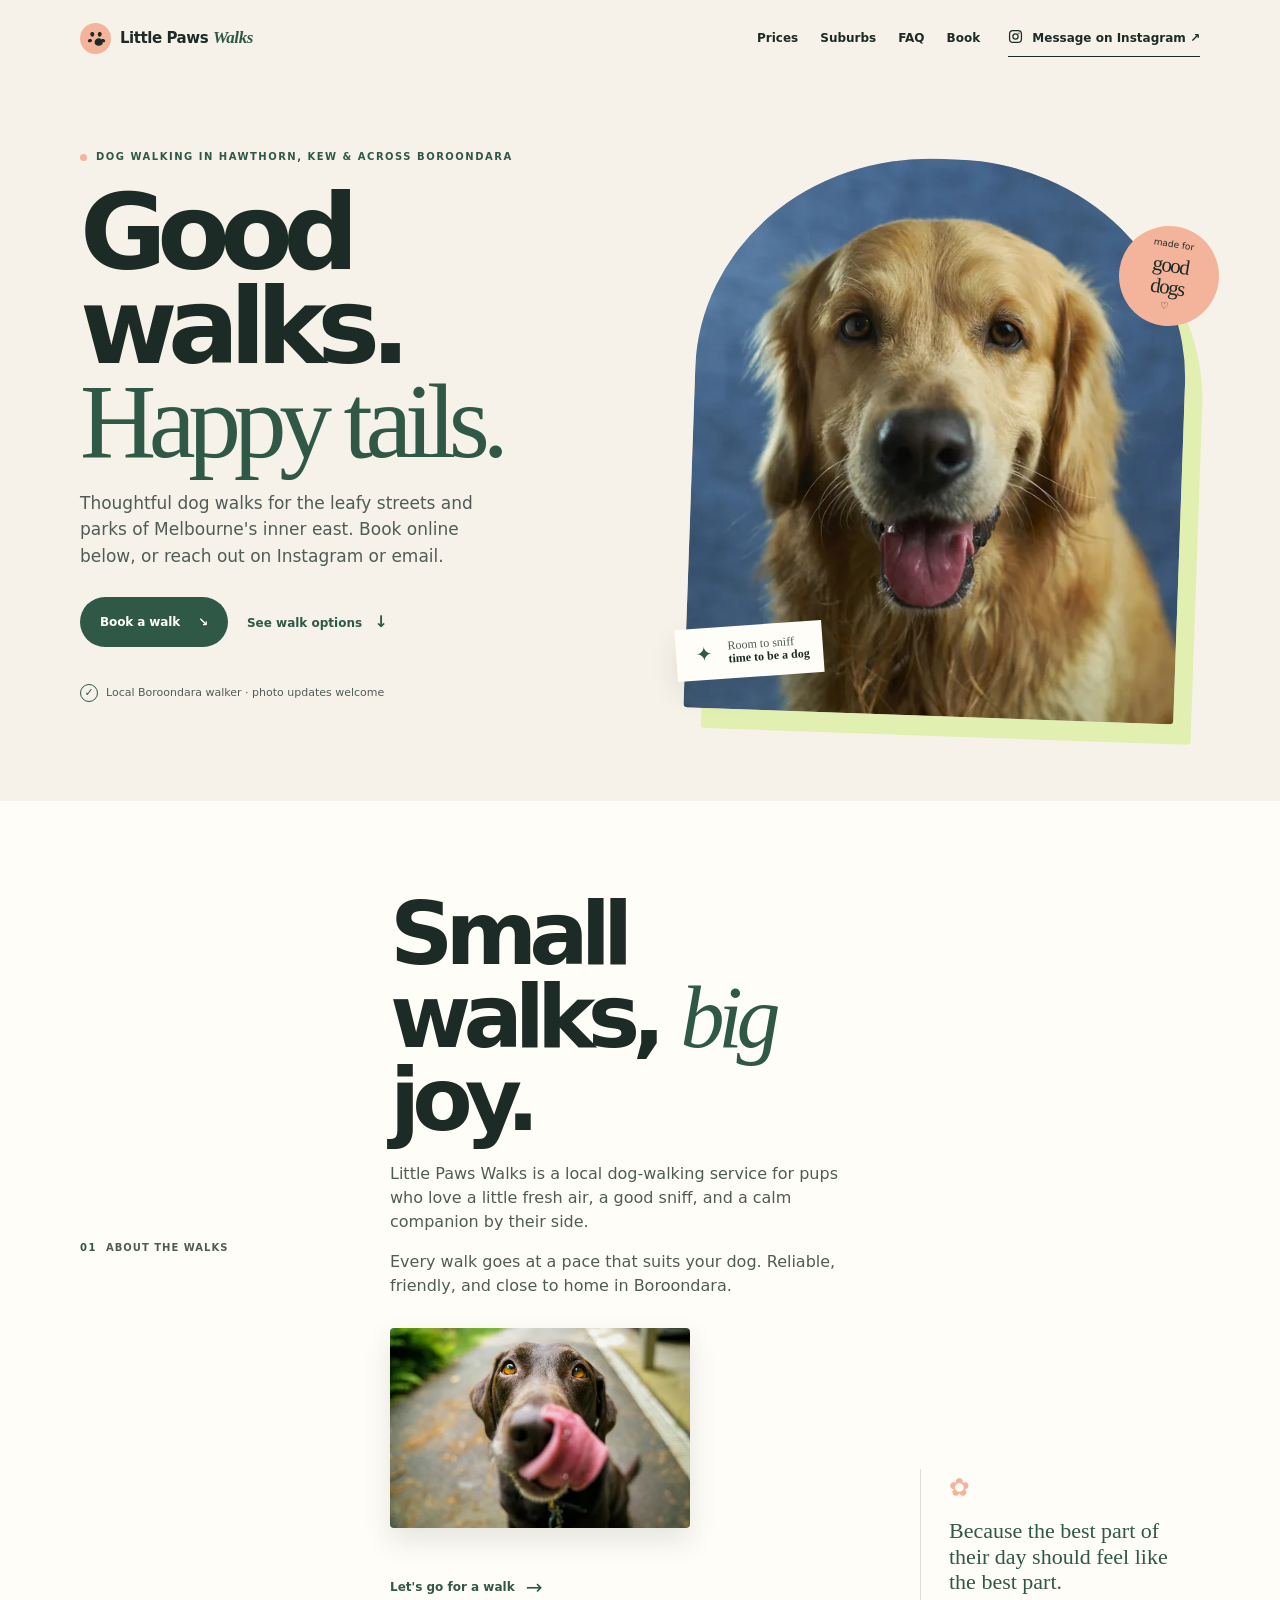
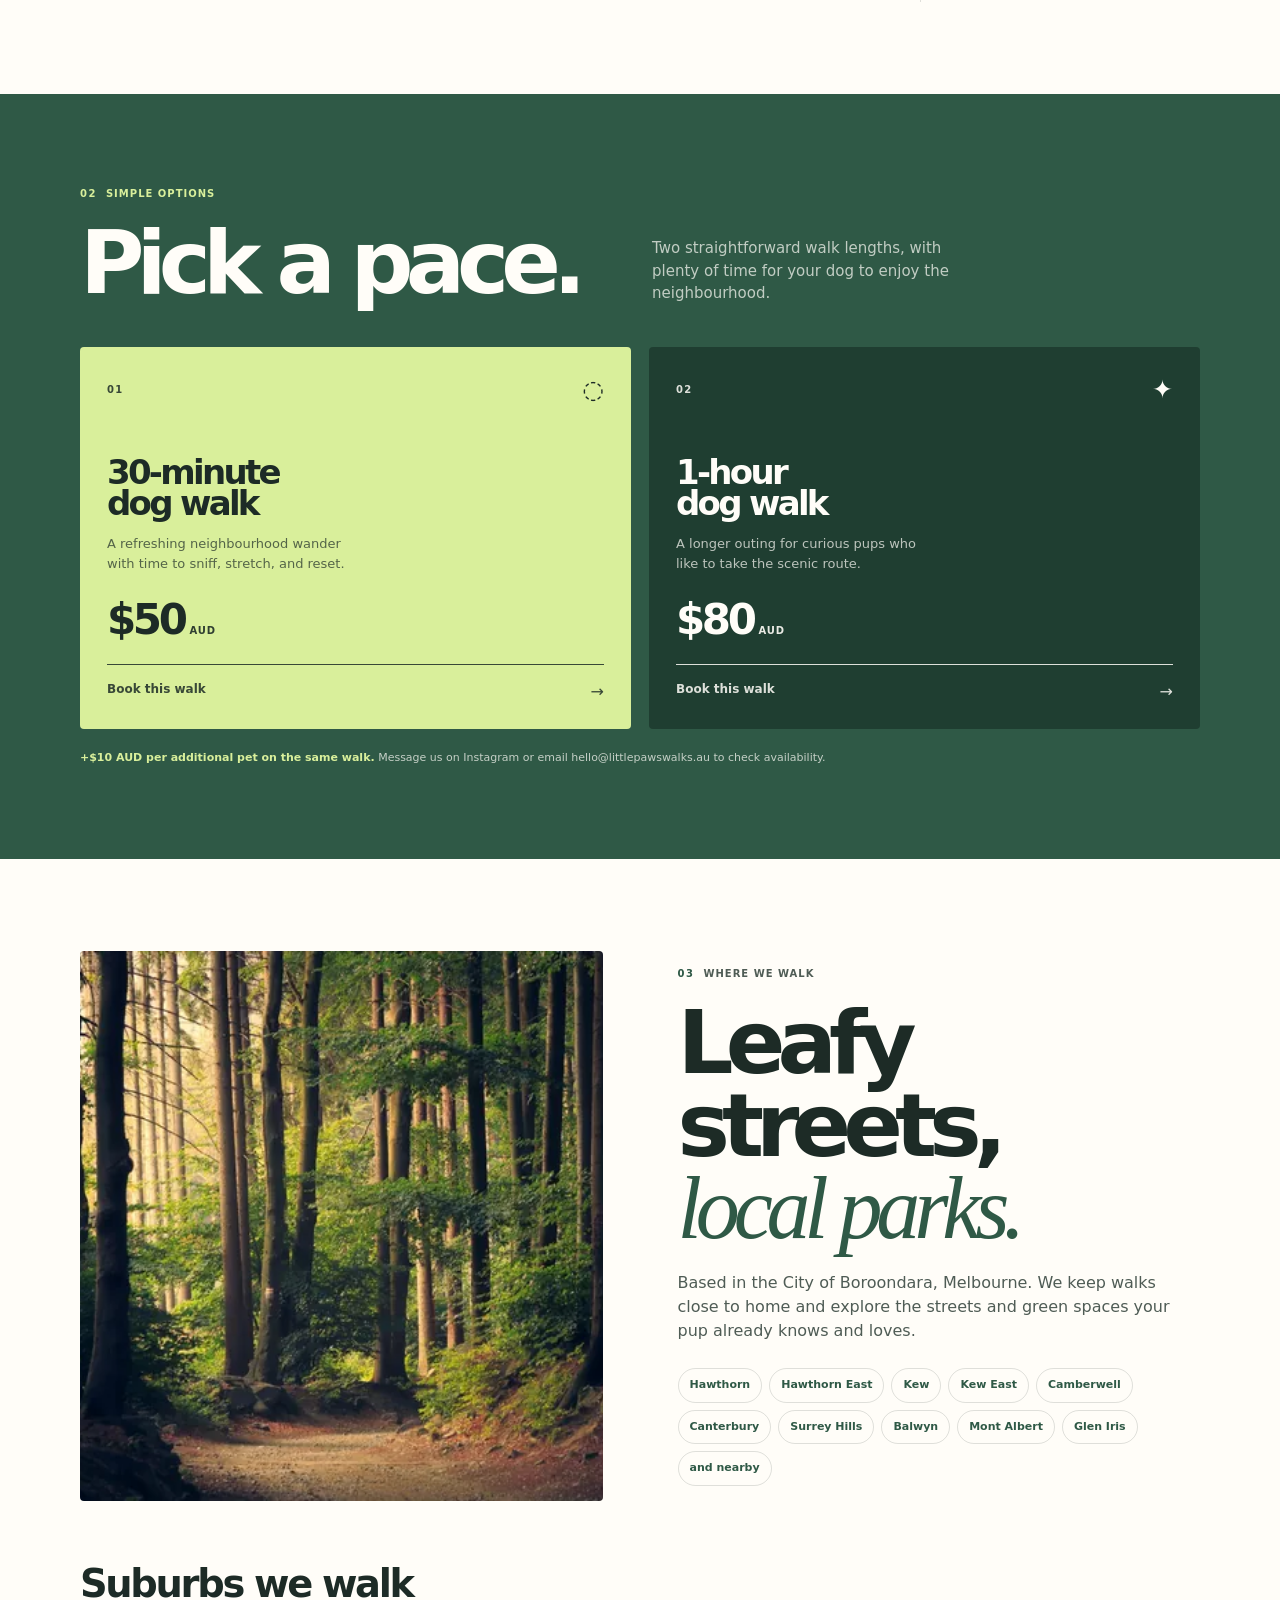
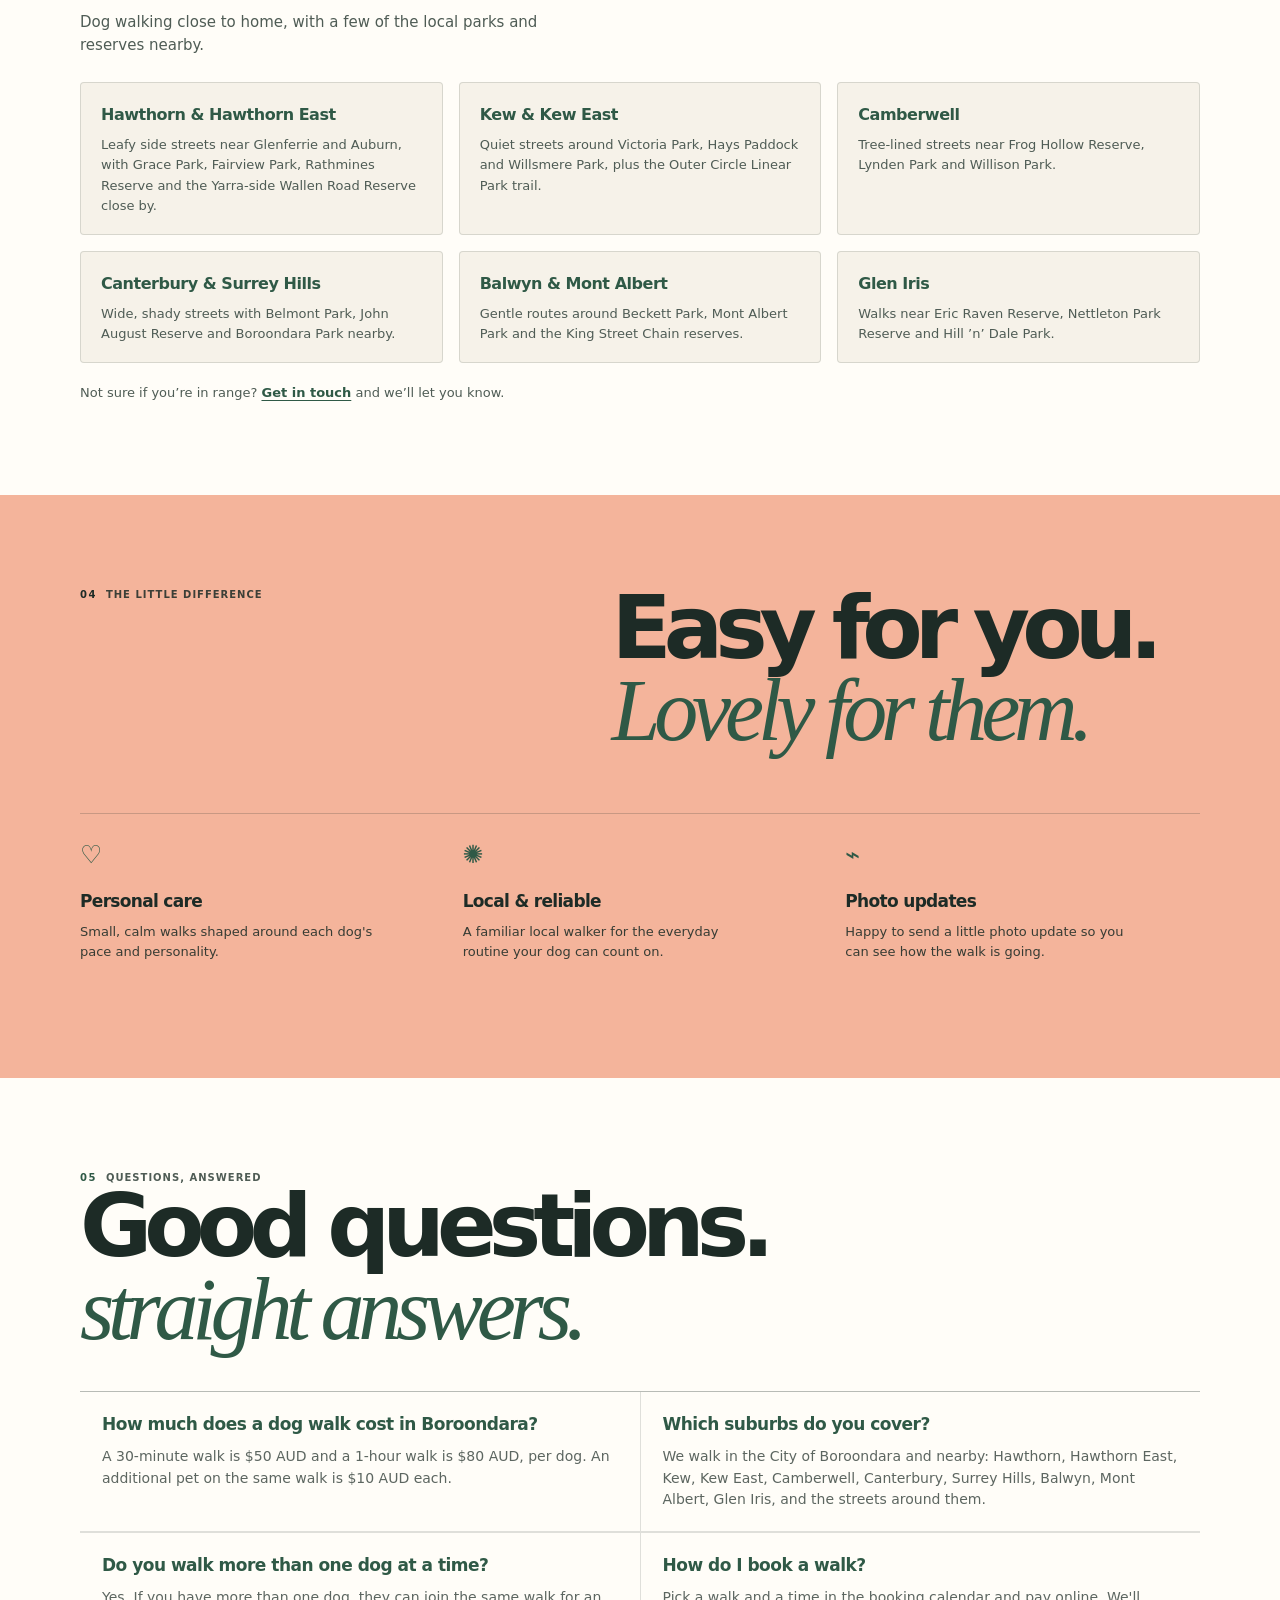
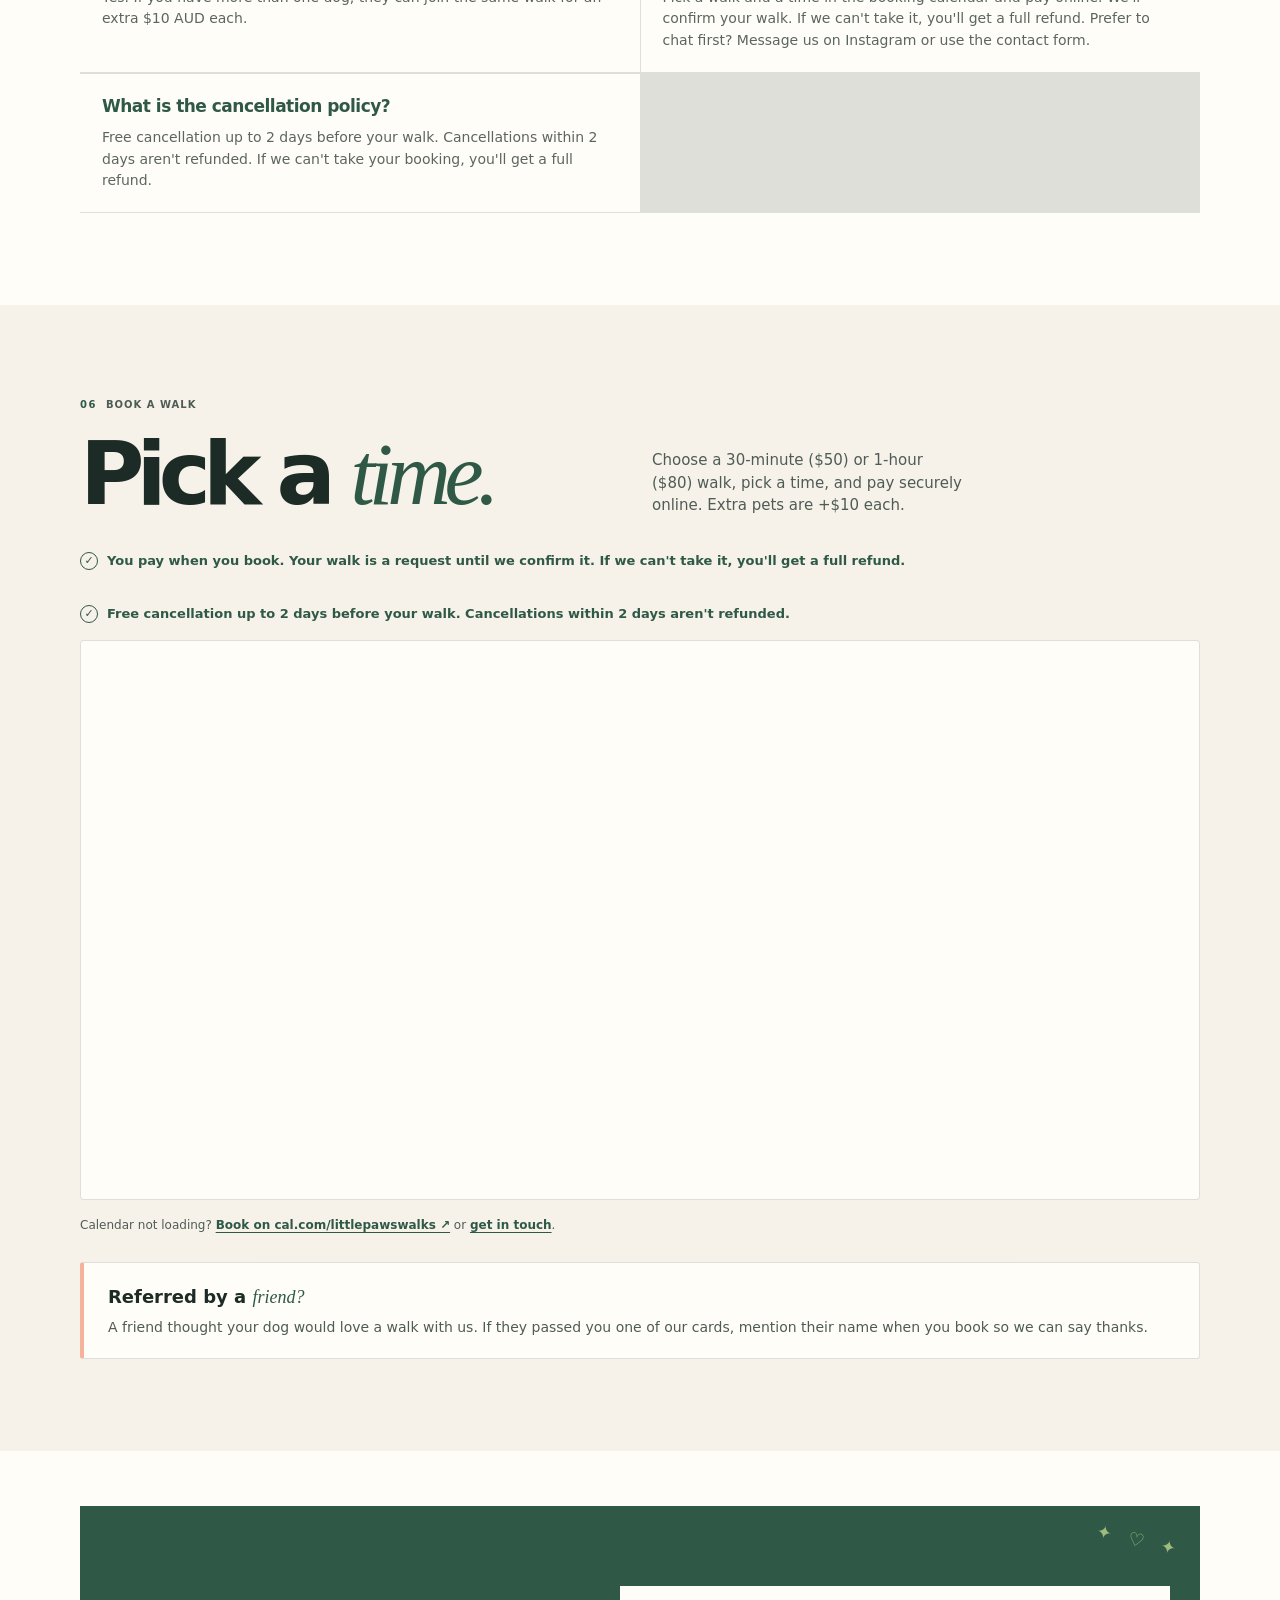
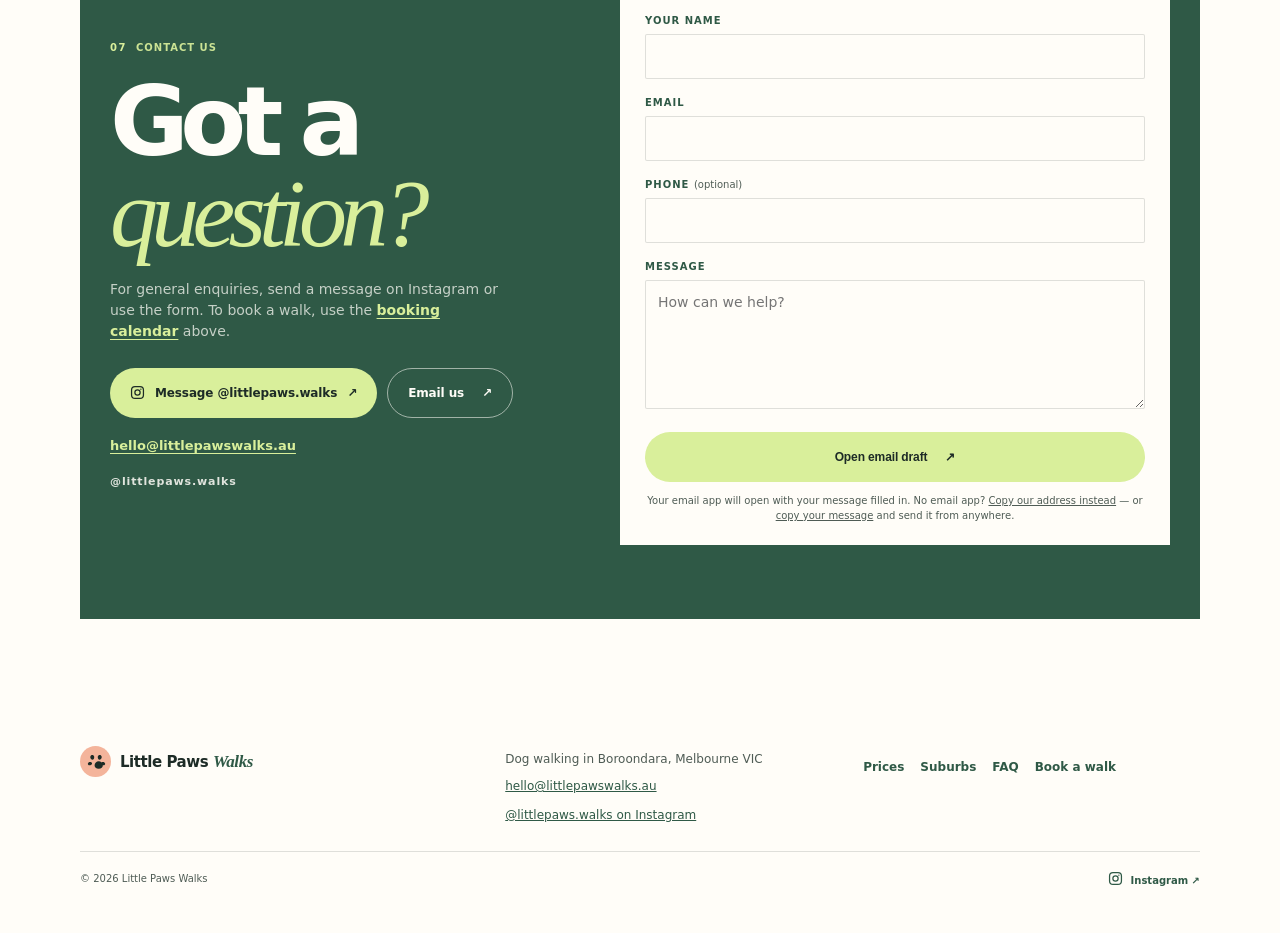
<file: index.html>
<!doctype html>
<html lang="en">
<head>
  <meta charset="utf-8">
  <meta name="viewport" content="width=device-width, initial-scale=1">
  <meta name="description" content="Friendly dog walks in Hawthorn, Kew, Camberwell, Balwyn, Glen Iris and across Boroondara. 30-minute walks $50, 1-hour walks $80. Book online.">
  <title>Dog Walker in Hawthorn, Kew &amp; Boroondara | Little Paws Walks</title>
  <link rel="preload" as="image" type="image/webp" href="assets/dog-on-walk-600.webp" imagesrcset="assets/dog-on-walk-600.webp 600w, assets/dog-on-walk-800.webp 800w, assets/dog-on-walk-1000.webp 1000w" imagesizes="(min-width: 1020px) 490px, (min-width: 700px) 50vw, 100vw" fetchpriority="high">
  <link rel="stylesheet" href="styles.css">
  <link rel="preconnect" href="https://app.cal.com" crossorigin>
  <meta name="robots" content="index, follow">
  <link rel="canonical" href="https://littlepawswalks.au/">
  <meta property="og:type" content="website">
  <meta property="og:url" content="https://littlepawswalks.au/">
  <meta property="og:title" content="Dog Walker in Hawthorn, Kew &amp; Boroondara | Little Paws Walks">
  <meta property="og:site_name" content="Little Paws Walks">
  <meta property="og:locale" content="en_AU">
  <meta property="og:description" content="Friendly dog walks in Hawthorn, Kew, Camberwell, Balwyn, Glen Iris and across Boroondara. 30-minute walks $50, 1-hour walks $80. Book online.">
  <meta property="og:image:alt" content="Smiling golden retriever looking at the camera">
  <meta property="og:image" content="https://littlepawswalks.au/assets/dog-on-walk.jpg">
  <meta property="og:image:width" content="1000">
  <meta property="og:image:height" content="1325">
  <meta name="twitter:card" content="summary_large_image">
  <meta name="twitter:image" content="https://littlepawswalks.au/assets/dog-on-walk.jpg">
  <link rel="icon" href="favicon.svg" type="image/svg+xml">
  <link rel="icon" href="favicon.ico" sizes="32x32">
  <link rel="apple-touch-icon" href="apple-touch-icon.png">
  <meta name="theme-color" content="#2f5946">
  <meta name="color-scheme" content="light">
  <link rel="manifest" href="site.webmanifest">
  <meta name="geo.region" content="AU-VIC">
  <meta name="geo.placename" content="Hawthorn, Melbourne, Victoria, Australia">
  <meta name="geo.position" content="-37.8209;145.0336">
  <meta name="ICBM" content="-37.8209, 145.0336">
</head>
<body>
  <a class="skip-link" href="#main-content">Skip to content</a>

  <header class="site-header">
    <div class="container nav-wrap">
      <a class="brand" href="#top" aria-label="Little Paws Walks home">
        <span class="brand-mark" aria-hidden="true">
          <svg viewBox="0 0 48 48" role="img"><path d="M16.8 21.2c-3.4 0-5.9-3.5-5.2-6.6.6-2.8 3-4.4 5.5-3.6 2.6.8 3.7 3.8 2.8 6.5-.6 2.1-1.8 3.7-3.1 3.7Zm14.4 0c-1.3 0-2.5-1.6-3.1-3.7-.9-2.7.2-5.7 2.8-6.5 2.5-.8 4.9.8 5.5 3.6.7 3.1-1.8 6.6-5.2 6.6Zm-18.7 5.2c-2.9-.9-5.7.7-6.2 3.2-.5 2.3 1.3 4.1 3.9 3.9 2.1-.2 3.9-1.6 5.1-3.2.7-1-1-3.1-2.8-3.9Zm25.2 0c-1.8.8-3.5 2.9-2.8 3.9 1.2 1.6 3 3 5.1 3.2 2.6.2 4.4-1.6 3.9-3.9-.5-2.5-3.3-4.1-6.2-3.2Zm-7.8-1.8c-4.7 0-9 4.2-9 8.8 0 4.5 3.3 7.4 9 7.4s9-2.9 9-7.4c0-4.6-4.3-8.8-9-8.8Z"/></svg>
        </span>
        <span>Little Paws <em>Walks</em></span>
      </a>
      <nav class="main-nav" aria-label="Main">
        <a href="#services">Prices</a>
        <a href="#suburbs">Suburbs</a>
        <a href="#faq">FAQ</a>
        <a href="#book">Book</a>
      </nav>
      <a class="nav-cta" href="https://ig.me/m/littlepaws.walks" target="_blank" rel="noopener noreferrer"><svg class="ig-icon" viewBox="0 0 24 24" fill="none" stroke="currentColor" stroke-width="2" stroke-linecap="round" stroke-linejoin="round" aria-hidden="true"><rect x="2.5" y="2.5" width="19" height="19" rx="5.5"/><circle cx="12" cy="12" r="4.2"/><circle cx="17.4" cy="6.6" r="1.1" fill="currentColor" stroke="none"/></svg> Message on Instagram <span aria-hidden="true">↗</span></a>
    </div>
  </header>

  <main id="main-content">
    <section class="hero" id="top">
      <div class="container hero-grid">
        <div class="hero-copy">
          <h1 class="eyebrow"><span class="eyebrow-dot" aria-hidden="true"></span> Dog walking in Hawthorn, Kew &amp; across Boroondara</h1>
          <p class="hero-title">Good walks.<br><span>Happy tails.</span></p>
          <p class="hero-intro">Thoughtful dog walks for the leafy streets and parks of Melbourne's inner east. Book online below, or reach out on Instagram or email.</p>
          <div class="hero-actions">
            <a class="button button-primary" href="#book">Book a walk <span aria-hidden="true">↘</span></a>
            <a class="text-link" href="#services">See walk options <span aria-hidden="true">↓</span></a>
          </div>
          <div class="hero-note"><span class="note-check" aria-hidden="true">✓</span> Local Boroondara walker · photo updates welcome</div>
        </div>
        <div class="hero-visual">
          <div class="hero-image-wrap">
            <picture>
              <source type="image/webp" srcset="assets/dog-on-walk-600.webp 600w, assets/dog-on-walk-800.webp 800w, assets/dog-on-walk-1000.webp 1000w" sizes="(min-width: 1020px) 490px, (min-width: 700px) 50vw, 100vw">
              <img src="assets/dog-on-walk.jpg" alt="Smiling golden retriever looking at the camera" width="1000" height="1325" fetchpriority="high" decoding="async">
            </picture>
          </div>
          <div class="photo-note"><span class="photo-note-icon" aria-hidden="true">✦</span><span>Room to sniff<br><strong>time to be a dog</strong></span></div>
          <div class="hero-sticker" aria-hidden="true"><span>made for</span><strong>good<br>dogs</strong><span>♡</span></div>
        </div>
      </div>
    </section>

    <section class="about section-pad" id="about">
      <div class="container about-grid">
        <div class="section-label">01 <span>About the walks</span></div>
        <div class="about-copy">
          <h2>Small walks, <em>big</em> joy.</h2>
          <p>Little Paws Walks is a local dog-walking service for pups who love a little fresh air, a good sniff, and a calm companion by their side.</p>
          <p>Every walk goes at a pace that suits your dog. Reliable, friendly, and close to home in Boroondara.</p>
          <picture>
            <source type="image/webp" srcset="assets/happy-dog-600.webp 600w" sizes="300px">
            <img class="about-image" src="assets/happy-dog.jpg" alt="Chocolate labrador licking its nose on a garden path" width="600" height="400" loading="lazy" decoding="async">
          </picture>
          <a class="arrow-link" href="#book">Let's go for a walk <span aria-hidden="true">→</span></a>
        </div>
        <div class="about-aside">
          <span class="aside-paw" aria-hidden="true">✿</span>
          <p>Because the best part of their day should feel like the best part.</p>
        </div>
      </div>
    </section>

    <section class="services section-pad" id="services">
      <div class="container">
        <div class="section-heading-row">
          <div>
            <div class="section-label">02 <span>Simple options</span></div>
            <h2>Pick a pace.</h2>
          </div>
          <p class="section-lede">Two straightforward walk lengths, with plenty of time for your dog to enjoy the neighbourhood.</p>
        </div>
        <div class="service-cards">
          <article class="service-card service-card-light">
            <div class="service-top"><span class="service-number">01</span><span class="service-icon" aria-hidden="true">◌</span></div>
            <h3>30-minute<br>dog walk</h3>
            <p>A refreshing neighbourhood wander with time to sniff, stretch, and reset.</p>
            <div class="price"><strong>$50</strong><span>AUD</span></div>
            <a class="card-link" href="#book">Book this walk <span aria-hidden="true">→</span></a>
          </article>
          <article class="service-card service-card-dark">
            <div class="service-top"><span class="service-number">02</span><span class="service-icon" aria-hidden="true">✦</span></div>
            <h3>1-hour<br>dog walk</h3>
            <p>A longer outing for curious pups who like to take the scenic route.</p>
            <div class="price"><strong>$80</strong><span>AUD</span></div>
            <a class="card-link" href="#book">Book this walk <span aria-hidden="true">→</span></a>
          </article>
        </div>
        <p class="pricing-note"><strong>+$10 AUD per additional pet on the same walk.</strong> Message us on Instagram or email hello@littlepawswalks.au to check availability.</p>
      </div>
    </section>

    <section class="area section-pad" id="area">
      <div class="container area-grid">
        <div class="area-image-wrap"><picture><source type="image/webp" srcset="assets/leafy-park-600.webp 600w, assets/leafy-park-800.webp 800w, assets/leafy-park-1000.webp 1000w" sizes="(min-width: 700px) 45vw, 100vw"><img src="assets/leafy-park.jpg" alt="Sunlit walking track through tall trees" width="1000" height="666" loading="lazy" decoding="async"></picture></div>
        <div class="area-copy">
          <div class="section-label">03 <span>Where we walk</span></div>
          <h2>Leafy streets,<br><em>local parks.</em></h2>
          <p>Based in the City of Boroondara, Melbourne. We keep walks close to home and explore the streets and green spaces your pup already knows and loves.</p>
          <div class="area-list" aria-label="Service area suburbs">
            <span>Hawthorn</span><span>Hawthorn East</span><span>Kew</span><span>Kew East</span><span>Camberwell</span><span>Canterbury</span><span>Surrey Hills</span><span>Balwyn</span><span>Mont Albert</span><span>Glen Iris</span><span>and nearby</span>
          </div>
        </div>
      </div>
      <div class="container suburbs" id="suburbs">
        <h3 class="suburbs-title">Suburbs we walk</h3>
        <p class="suburbs-lede">Dog walking close to home, with a few of the local parks and reserves nearby.</p>
        <div class="suburb-grid">
          <div class="suburb-card"><h4>Hawthorn &amp; Hawthorn East</h4><p>Leafy side streets near Glenferrie and Auburn, with Grace Park, Fairview Park, Rathmines Reserve and the Yarra-side Wallen Road Reserve close by.</p></div>
          <div class="suburb-card"><h4>Kew &amp; Kew East</h4><p>Quiet streets around Victoria Park, Hays Paddock and Willsmere Park, plus the Outer Circle Linear Park trail.</p></div>
          <div class="suburb-card"><h4>Camberwell</h4><p>Tree-lined streets near Frog Hollow Reserve, Lynden Park and Willison Park.</p></div>
          <div class="suburb-card"><h4>Canterbury &amp; Surrey Hills</h4><p>Wide, shady streets with Belmont Park, John August Reserve and Boroondara Park nearby.</p></div>
          <div class="suburb-card"><h4>Balwyn &amp; Mont Albert</h4><p>Gentle routes around Beckett Park, Mont Albert Park and the King Street Chain reserves.</p></div>
          <div class="suburb-card"><h4>Glen Iris</h4><p>Walks near Eric Raven Reserve, Nettleton Park Reserve and Hill &#8217;n&#8217; Dale Park.</p></div>
        </div>
        <p class="suburbs-note">Not sure if you&#8217;re in range? <a href="#contact">Get in touch</a> and we&#8217;ll let you know.</p>
      </div>
    </section>

    <section class="trust section-pad" id="why">
      <div class="container">
        <div class="trust-header">
          <div class="section-label">04 <span>The little difference</span></div>
          <h2>Easy for you.<br><em>Lovely for them.</em></h2>
        </div>
        <div class="trust-grid">
          <div class="trust-item"><span class="trust-icon" aria-hidden="true">♡</span><h3>Personal care</h3><p>Small, calm walks shaped around each dog's pace and personality.</p></div>
          <div class="trust-item"><span class="trust-icon" aria-hidden="true">✺</span><h3>Local &amp; reliable</h3><p>A familiar local walker for the everyday routine your dog can count on.</p></div>
          <div class="trust-item"><span class="trust-icon" aria-hidden="true">⌁</span><h3>Photo updates</h3><p>Happy to send a little photo update so you can see how the walk is going.</p></div>
        </div>
      </div>
    </section>

    <section class="faq section-pad" id="faq">
      <div class="container">
        <div class="section-label">05 <span>Questions, answered</span></div>
        <h2>Good questions.<br><em>straight answers.</em></h2>
        <div class="faq-grid">
          <div class="faq-item">
            <h3>How much does a dog walk cost in Boroondara?</h3>
            <p>A 30-minute walk is $50 AUD and a 1-hour walk is $80 AUD, per dog. An additional pet on the same walk is $10 AUD each.</p>
          </div>
          <div class="faq-item">
            <h3>Which suburbs do you cover?</h3>
            <p>We walk in the City of Boroondara and nearby: Hawthorn, Hawthorn East, Kew, Kew East, Camberwell, Canterbury, Surrey Hills, Balwyn, Mont Albert, Glen Iris, and the streets around them.</p>
          </div>
          <div class="faq-item">
            <h3>Do you walk more than one dog at a time?</h3>
            <p>Yes. If you have more than one dog, they can join the same walk for an extra $10 AUD each.</p>
          </div>
          <div class="faq-item">
            <h3>How do I book a walk?</h3>
            <p>Pick a walk and a time in the booking calendar and pay online. We'll confirm your walk. If we can't take it, you'll get a full refund. Prefer to chat first? Message us on Instagram or use the contact form.</p>
          </div>
          <div class="faq-item">
            <h3>What is the cancellation policy?</h3>
            <p>Free cancellation up to 2 days before your walk. Cancellations within 2 days aren't refunded. If we can't take your booking, you'll get a full refund.</p>
          </div>
        </div>
      </div>
    </section>

    <section class="book section-pad" id="book">
      <div class="container">
        <div class="section-heading-row">
          <div>
            <div class="section-label">06 <span>Book a walk</span></div>
            <h2>Pick a <em>time.</em></h2>
          </div>
          <p class="section-lede">Choose a 30-minute ($50) or 1-hour ($80) walk, pick a time, and pay securely online. Extra pets are +$10 each.</p>
        </div>
        <p class="book-note"><span class="note-check" aria-hidden="true">✓</span> You pay when you book. Your walk is a request until we confirm it. If we can't take it, you'll get a full refund.</p>
        <p class="book-note"><span class="note-check" aria-hidden="true">✓</span> Free cancellation up to 2 days before your walk. Cancellations within 2 days aren't refunded.</p>
        <div class="cal-embed" id="cal-booking" role="region" aria-label="Booking calendar"><noscript><p>Booking is available at <a href="https://cal.com/littlepawswalks" target="_blank" rel="noopener noreferrer">cal.com/littlepawswalks</a>.</p></noscript></div>
        <p class="book-fallback">Calendar not loading? <a href="https://cal.com/littlepawswalks" target="_blank" rel="noopener noreferrer">Book on cal.com/littlepawswalks ↗</a> or <a href="#contact">get in touch</a>.</p>
        <aside class="referral-block" aria-labelledby="referral-title">
          <h3 id="referral-title">Referred by a <em>friend?</em></h3>
          <p>A friend thought your dog would love a walk with us. If they passed you one of our cards, mention their name when you book so we can say thanks.</p>
        </aside>
      </div>
    </section>

    <section class="contact section-pad" id="contact">
      <div class="container contact-card">
        <div class="contact-paws" aria-hidden="true">✦ &nbsp; ♡ &nbsp; ✦</div>
        <div class="contact-layout">
          <div class="contact-copy">
            <div class="section-label">07 <span>Contact us</span></div>
            <h2>Got a<br><em>question?</em></h2>
            <p>For general enquiries, send a message on Instagram or use the form. To book a walk, use the <a href="#book">booking calendar</a> above.</p>
            <div class="contact-options">
              <a class="button button-light button-ig" href="https://ig.me/m/littlepaws.walks" target="_blank" rel="noopener noreferrer"><svg class="ig-icon" viewBox="0 0 24 24" fill="none" stroke="currentColor" stroke-width="2" stroke-linecap="round" stroke-linejoin="round" aria-hidden="true"><rect x="2.5" y="2.5" width="19" height="19" rx="5.5"/><circle cx="12" cy="12" r="4.2"/><circle cx="17.4" cy="6.6" r="1.1" fill="currentColor" stroke="none"/></svg> Message @littlepaws.walks <span aria-hidden="true">↗</span></a>
              <a class="button button-outline" href="mailto:hello@littlepawswalks.au">Email us <span aria-hidden="true">↗</span></a>
            </div>
            <a class="email-link" href="mailto:hello@littlepawswalks.au">hello@littlepawswalks.au</a>
            <p class="handle">@littlepaws.walks</p>
          </div>

          <form class="booking-form" id="contact-form" aria-label="Contact us">
            <div class="form-row">
              <label for="name">Your name</label>
              <input id="name" name="name" type="text" autocomplete="name" required>
            </div>
            <div class="form-row">
              <label for="email">Email</label>
              <input id="email" name="email" type="email" autocomplete="email" required>
            </div>
            <div class="form-row">
              <label for="phone">Phone <span>(optional)</span></label>
              <input id="phone" name="phone" type="tel" autocomplete="tel">
            </div>
            <div class="form-row">
              <label for="message">Message</label>
              <textarea id="message" name="message" rows="5" placeholder="How can we help?" required></textarea>
            </div>
            <button class="button button-light form-submit" type="submit">Open email draft <span aria-hidden="true">↗</span></button>
            <p class="form-note">Your email app will open with your message filled in. No email app? <a class="form-copy" href="mailto:hello@littlepawswalks.au" id="copy-fallback">Copy our address instead</a> — or <button type="button" class="form-copy" id="copy-details">copy your message</button> and send it from anywhere.</p>
            <p class="form-note form-copied" id="copy-status" role="status" aria-live="polite" hidden>Copied to your clipboard.</p>
          </form>
        </div>
      </div>
    </section>
  </main>

  <footer class="site-footer">
    <div class="container footer-grid">
      <a class="brand footer-brand" href="#top"><span class="brand-mark" aria-hidden="true"><svg viewBox="0 0 48 48"><path d="M16.8 21.2c-3.4 0-5.9-3.5-5.2-6.6.6-2.8 3-4.4 5.5-3.6 2.6.8 3.7 3.8 2.8 6.5-.6 2.1-1.8 3.7-3.1 3.7Zm14.4 0c-1.3 0-2.5-1.6-3.1-3.7-.9-2.7.2-5.7 2.8-6.5 2.5-.8 4.9.8 5.5 3.6.7 3.1-1.8 6.6-5.2 6.6Zm-18.7 5.2c-2.9-.9-5.7.7-6.2 3.2-.5 2.3 1.3 4.1 3.9 3.9 2.1-.2 3.9-1.6 5.1-3.2.7-1-1-3.1-2.8-3.9Zm25.2 0c-1.8.8-3.5 2.9-2.8 3.9 1.2 1.6 3 3 5.1 3.2 2.6.2 4.4-1.6 3.9-3.9-.5-2.5-3.3-4.1-6.2-3.2Zm-7.8-1.8c-4.7 0-9 4.2-9 8.8 0 4.5 3.3 7.4 9 7.4s9-2.9 9-7.4c0-4.6-4.3-8.8-9-8.8Z"/></svg></span><span>Little Paws <em>Walks</em></span></a>
      <p>Dog walking in Boroondara, Melbourne VIC<br>
        <a href="mailto:hello@littlepawswalks.au">hello@littlepawswalks.au</a><br>
        <a href="https://www.instagram.com/littlepaws.walks/" target="_blank" rel="noopener noreferrer">@littlepaws.walks on Instagram</a></p>
      <nav class="footer-nav" aria-label="Footer">
        <a href="#services">Prices</a>
        <a href="#suburbs">Suburbs</a>
        <a href="#faq">FAQ</a>
        <a href="#book">Book a walk</a>
      </nav>
      <div class="footer-bottom"><span>© 2026 Little Paws Walks</span><a href="https://www.instagram.com/littlepaws.walks/" target="_blank" rel="noopener noreferrer"><svg class="ig-icon" viewBox="0 0 24 24" fill="none" stroke="currentColor" stroke-width="2" stroke-linecap="round" stroke-linejoin="round" aria-hidden="true"><rect x="2.5" y="2.5" width="19" height="19" rx="5.5"/><circle cx="12" cy="12" r="4.2"/><circle cx="17.4" cy="6.6" r="1.1" fill="currentColor" stroke="none"/></svg> Instagram ↗</a></div>
    </div>
  </footer>

  <div class="sticky-cta"><a href="#book">Book a walk <span aria-hidden="true">↘</span></a></div>

  <script>
    (function () {
      var form = document.getElementById('contact-form');
      var status = document.getElementById('copy-status');

      function details() {
        var data = new FormData(form);
        var name = data.get('name');
        return {
          subject: 'Enquiry from ' + (name || 'Little Paws Walks website'),
          body: [
            'Name: ' + name,
            'Email: ' + data.get('email'),
            'Phone: ' + (data.get('phone') || ''),
            '',
            'Message: ' + (data.get('message') || '')
          ].join('\n')
        };
      }

      function flash(message) {
        if (!status) return;
        status.textContent = message;
        status.hidden = false;
        window.clearTimeout(flash.timer);
        flash.timer = window.setTimeout(function () { status.hidden = true; }, 4000);
      }

      function copy(text, message) {
        if (navigator.clipboard && navigator.clipboard.writeText) {
          navigator.clipboard.writeText(text).then(
            function () { flash(message); },
            function () { flash('Copy failed — please select the text manually.'); }
          );
        } else {
          flash('Copying is not supported in this browser — please select the text manually.');
        }
      }

      form.addEventListener('submit', function (event) {
        event.preventDefault();
        var d = details();
        window.location.href = 'mailto:hello@littlepawswalks.au?subject=' +
          encodeURIComponent(d.subject) + '&body=' + encodeURIComponent(d.body);
      });

      var copyDetails = document.getElementById('copy-details');
      if (copyDetails) {
        copyDetails.addEventListener('click', function () {
          var d = details();
          copy('To: hello@littlepawswalks.au\nSubject: ' + d.subject + '\n\n' + d.body,
               'Message copied — paste it into any email app.');
        });
      }

      var copyFallback = document.getElementById('copy-fallback');
      if (copyFallback) {
        copyFallback.addEventListener('click', function (event) {
          event.preventDefault();
          copy('hello@littlepawswalks.au', 'Email address copied.');
        });
      }
    })();
  </script>
  <script type="text/javascript">
    (function (C, A, L) { let p = function (a, ar) { a.q.push(ar); }; let d = C.document; C.Cal = C.Cal || function () { let cal = C.Cal; let ar = arguments; if (!cal.loaded) { cal.ns = {}; cal.q = cal.q || []; d.head.appendChild(d.createElement("script")).src = A; cal.loaded = true; } if (ar[0] === L) { const api = function () { p(api, arguments); }; const namespace = ar[1]; api.q = api.q || []; if (typeof namespace === "string") { cal.ns[namespace] = cal.ns[namespace] || api; p(cal.ns[namespace], ar); p(cal, ["initNamespace", namespace]); } else p(cal, ar); return; } p(cal, ar); }; })(window, "https://app.cal.com/embed/embed.js", "init");
    (function () {
      var target = document.getElementById("cal-booking");
      var started = false;
      function loadCal() {
        if (started) return;
        started = true;
        Cal("init", { origin: "https://app.cal.com" });
        Cal("inline", {
          elementOrSelector: "#cal-booking",
          calLink: "littlepawswalks",
          layout: "month_view",
          config: { layout: "month_view" }
        });
        Cal("ui", { hideEventTypeDetails: false, layout: "month_view", cssVarsPerTheme: { light: { "cal-brand": "#2f5946" } } });
      }
      if (!target) return;
      if ("IntersectionObserver" in window && location.hash !== "#book") {
        var io = new IntersectionObserver(function (entries) {
          if (entries.some(function (e) { return e.isIntersecting; })) { io.disconnect(); loadCal(); }
        }, { rootMargin: "800px 0px" });
        io.observe(target);
      } else {
        loadCal();
      }
    })();
  </script>
  <script type="application/ld+json">
{
  "@context": "https://schema.org",
  "@type": "LocalBusiness",
  "@id": "https://littlepawswalks.au/#business",
  "name": "Little Paws Walks",
  "description": "Friendly local dog walking in Hawthorn, Kew, Camberwell and across the City of Boroondara, Melbourne. 30-minute and 1-hour walks.",
  "url": "https://littlepawswalks.au/",
  "email": "hello@littlepawswalks.au",
  "image": "https://littlepawswalks.au/assets/dog-on-walk.jpg",
  "priceRange": "$50–$80",
  "areaServed": [
    {
      "@type": "AdministrativeArea",
      "name": "City of Boroondara, VIC"
    },
    {
      "@type": "Place",
      "name": "Hawthorn, VIC"
    },
    {
      "@type": "Place",
      "name": "Hawthorn East, VIC"
    },
    {
      "@type": "Place",
      "name": "Kew, VIC"
    },
    {
      "@type": "Place",
      "name": "Kew East, VIC"
    },
    {
      "@type": "Place",
      "name": "Camberwell, VIC"
    },
    {
      "@type": "Place",
      "name": "Canterbury, VIC"
    },
    {
      "@type": "Place",
      "name": "Surrey Hills, VIC"
    },
    {
      "@type": "Place",
      "name": "Balwyn, VIC"
    },
    {
      "@type": "Place",
      "name": "Mont Albert, VIC"
    },
    {
      "@type": "Place",
      "name": "Glen Iris, VIC"
    }
  ],
  "sameAs": [
    "https://www.instagram.com/littlepaws.walks/"
  ],
  "potentialAction": {
    "@type": "ReserveAction",
    "target": "https://cal.com/littlepawswalks"
  },
  "makesOffer": [
    {
      "@type": "Offer",
      "name": "30-minute dog walk",
      "price": "50",
      "priceCurrency": "AUD",
      "url": "https://littlepawswalks.au/#book",
      "itemOffered": {
        "@type": "Service",
        "name": "30-minute dog walk",
        "serviceType": "Dog walking",
        "description": "A refreshing neighbourhood wander with time to sniff, stretch, and reset."
      }
    },
    {
      "@type": "Offer",
      "name": "1-hour dog walk",
      "price": "80",
      "priceCurrency": "AUD",
      "url": "https://littlepawswalks.au/#book",
      "itemOffered": {
        "@type": "Service",
        "name": "1-hour dog walk",
        "serviceType": "Dog walking",
        "description": "A longer outing for curious pups who like to take the scenic route."
      }
    },
    {
      "@type": "Offer",
      "name": "Additional dog on the same walk",
      "price": "10",
      "priceCurrency": "AUD",
      "itemOffered": {
        "@type": "Service",
        "name": "Additional dog",
        "serviceType": "Dog walking",
        "description": "Each extra dog joining the same walk."
      }
    }
  ]
}
  </script>
  <script type="application/ld+json">
  {
    "@context": "https://schema.org",
    "@type": "FAQPage",
    "@id": "https://littlepawswalks.au/#faq",
    "mainEntity": [
      {
        "@type": "Question",
        "name": "How much does a dog walk cost in Boroondara?",
        "acceptedAnswer": {
          "@type": "Answer",
          "text": "A 30-minute walk is $50 AUD and a 1-hour walk is $80 AUD, per dog. An additional pet on the same walk is $10 AUD each."
        }
      },
      {
        "@type": "Question",
        "name": "Which suburbs do you cover?",
        "acceptedAnswer": {
          "@type": "Answer",
          "text": "We walk in the City of Boroondara and nearby: Hawthorn, Hawthorn East, Kew, Kew East, Camberwell, Canterbury, Surrey Hills, Balwyn, Mont Albert, Glen Iris, and the streets around them."
        }
      },
      {
        "@type": "Question",
        "name": "Do you walk more than one dog at a time?",
        "acceptedAnswer": {
          "@type": "Answer",
          "text": "Yes. If you have more than one dog, they can join the same walk for an extra $10 AUD each."
        }
      },
      {
        "@type": "Question",
        "name": "How do I book a walk?",
        "acceptedAnswer": {
          "@type": "Answer",
          "text": "Pick a walk and a time in the booking calendar and pay online. We'll confirm your walk. If we can't take it, you'll get a full refund. Prefer to chat first? Message us on Instagram or use the contact form."
        }
      },
      {
        "@type": "Question",
        "name": "What is the cancellation policy?",
        "acceptedAnswer": {
          "@type": "Answer",
          "text": "Free cancellation up to 2 days before your walk. Cancellations within 2 days aren't refunded. If we can't take your booking, you'll get a full refund."
        }
      }
    ]
  }
  </script>
</body>
</html>
</file>
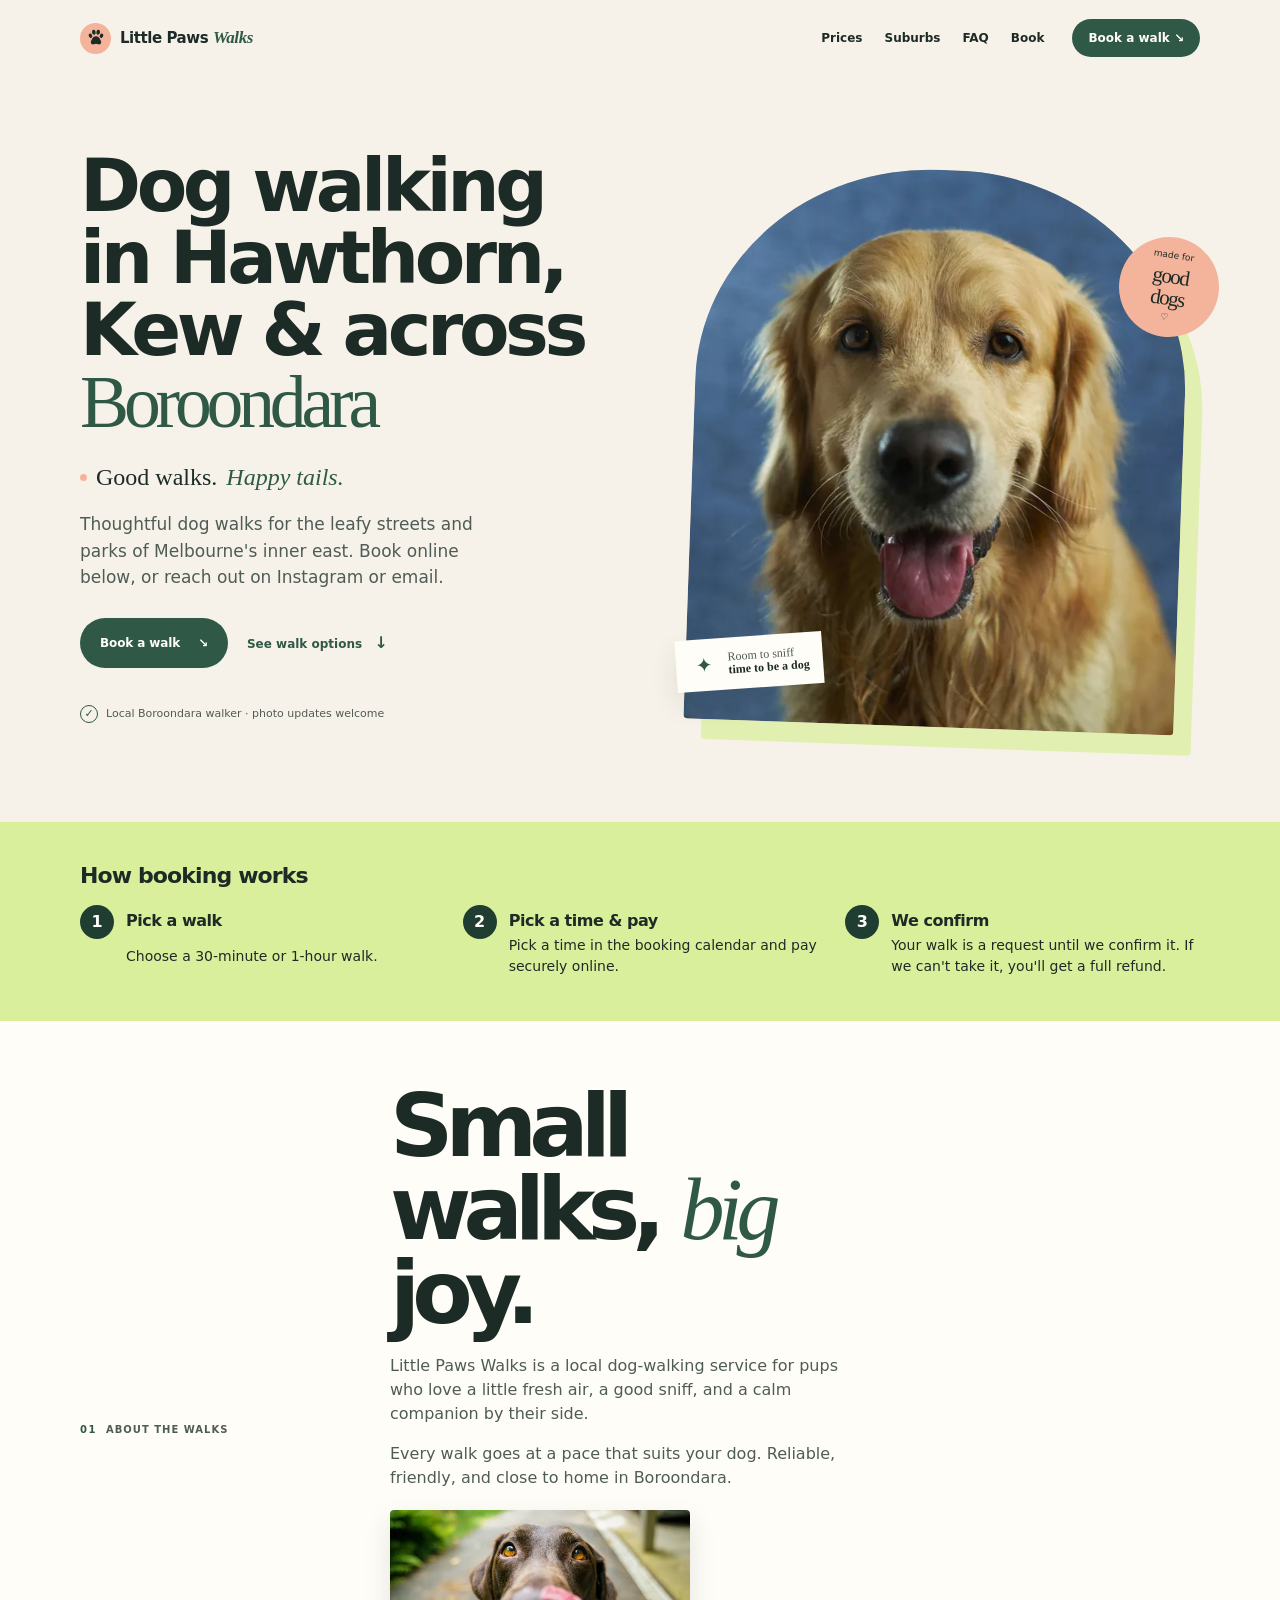
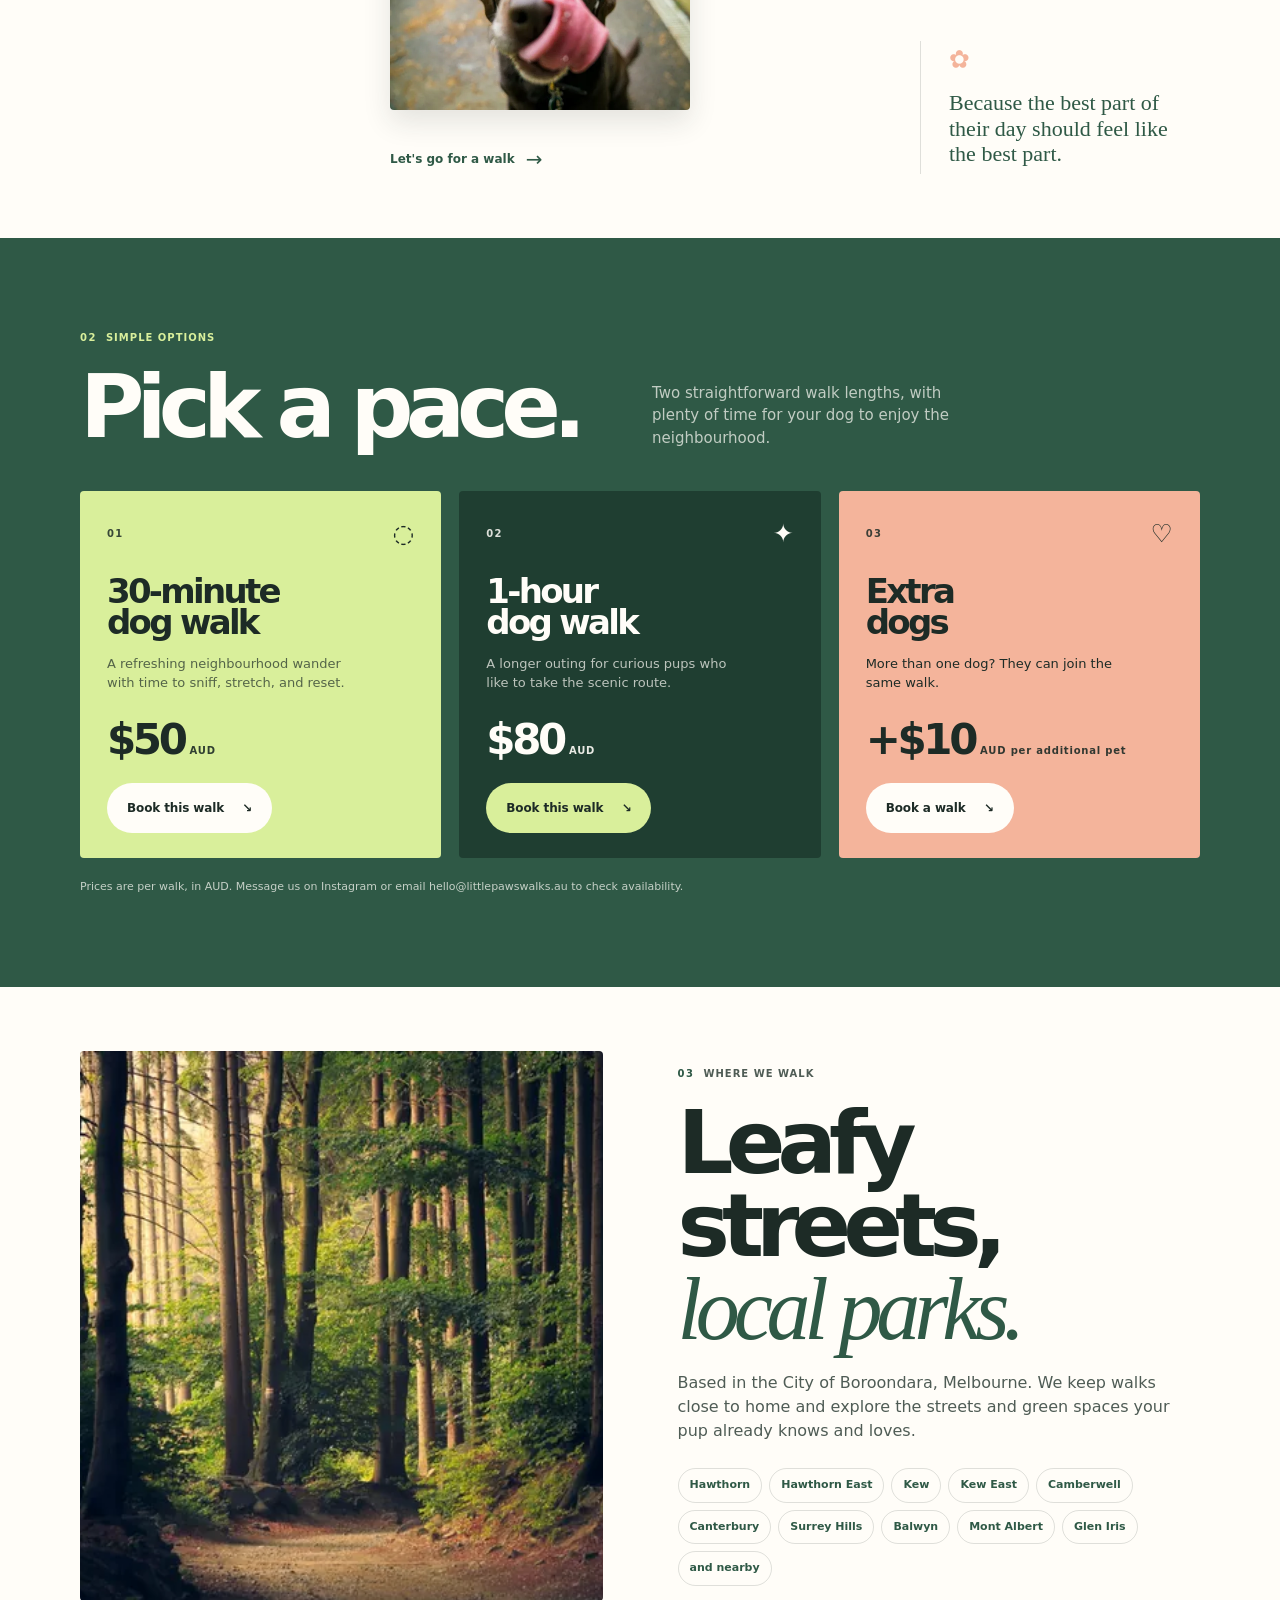
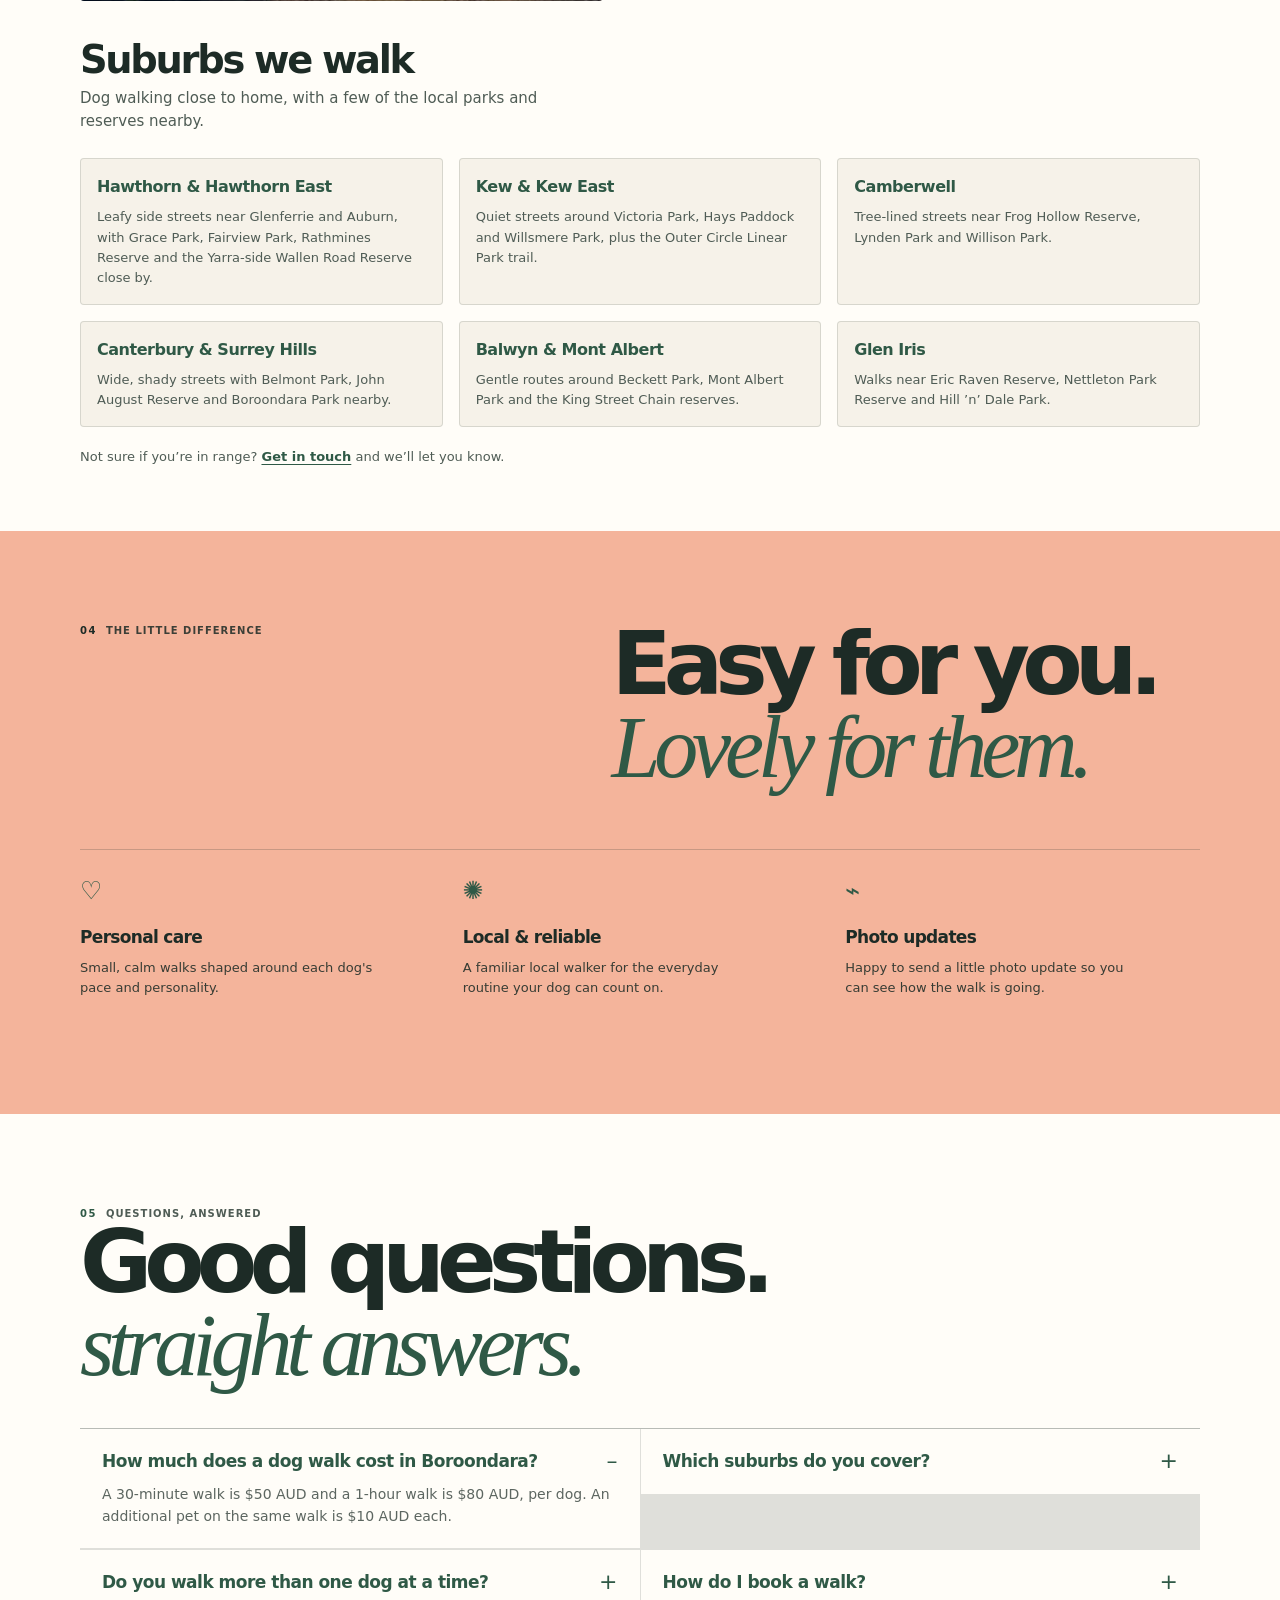
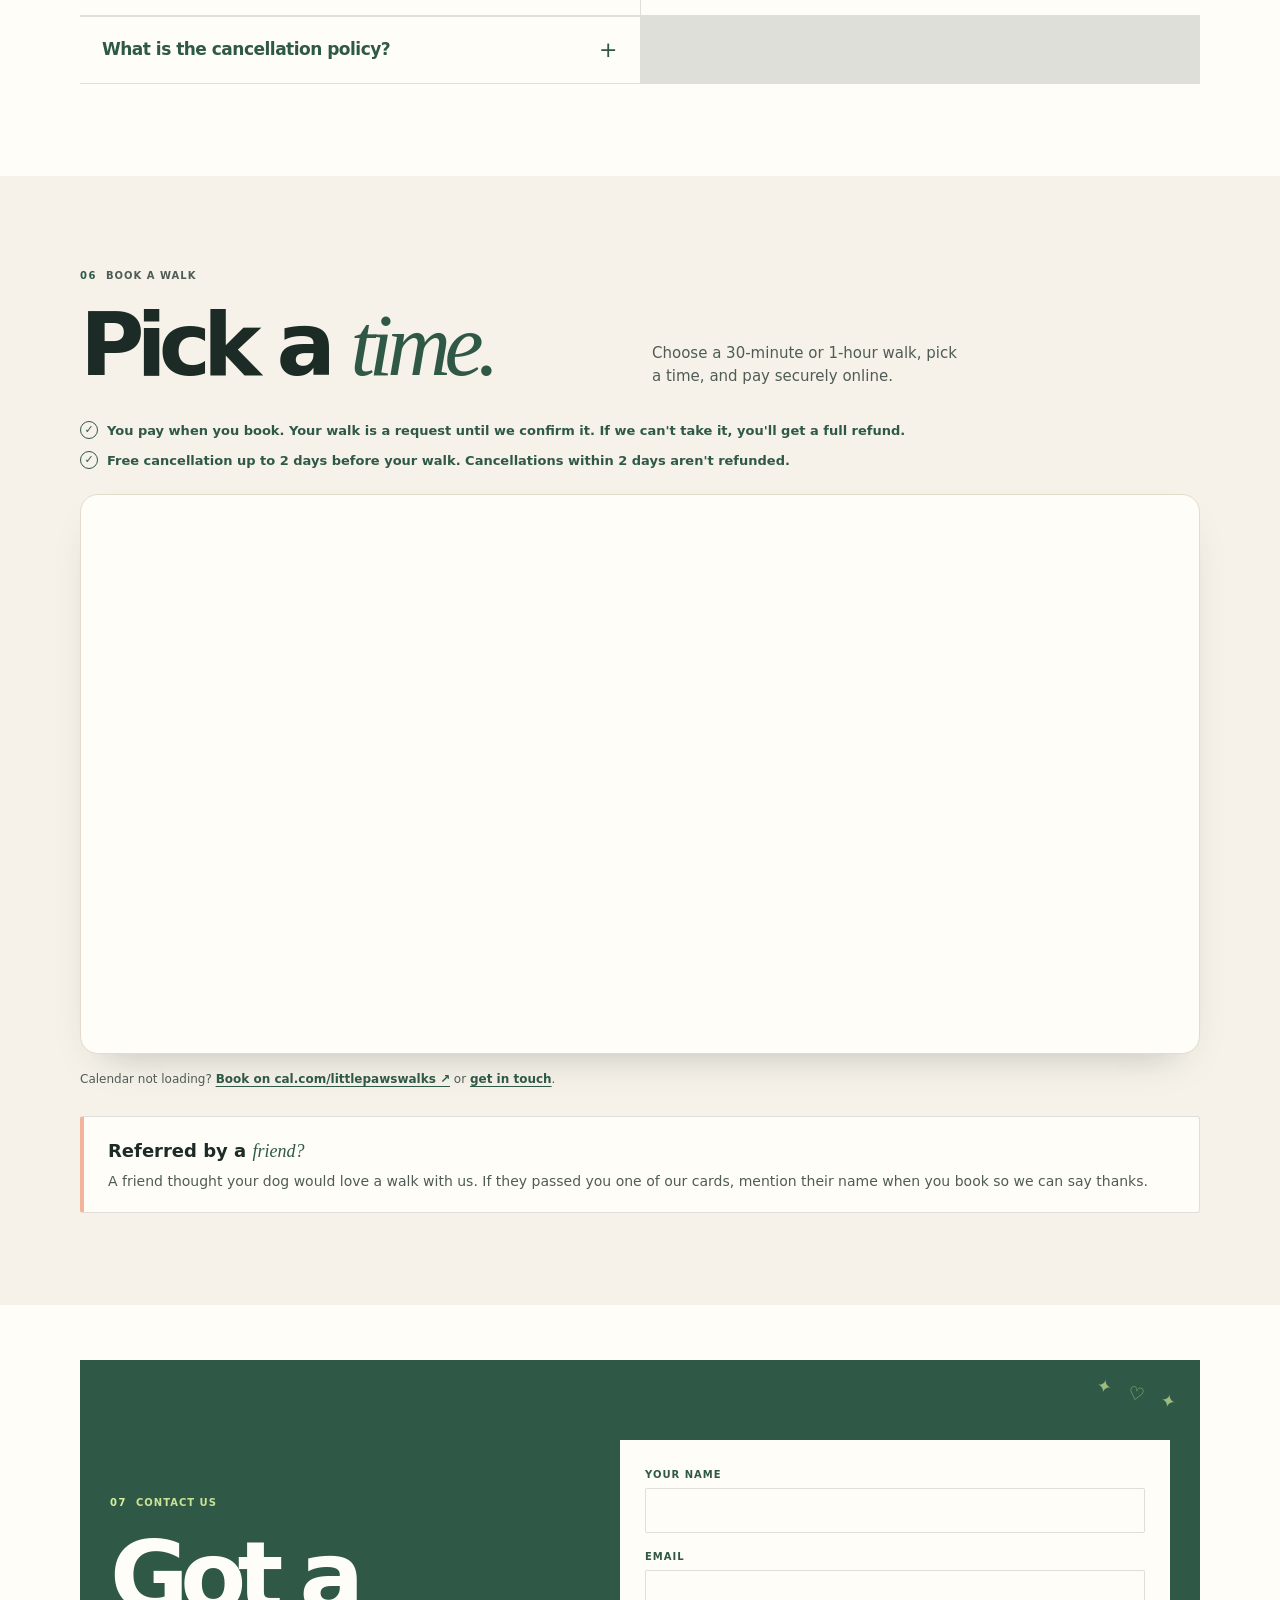
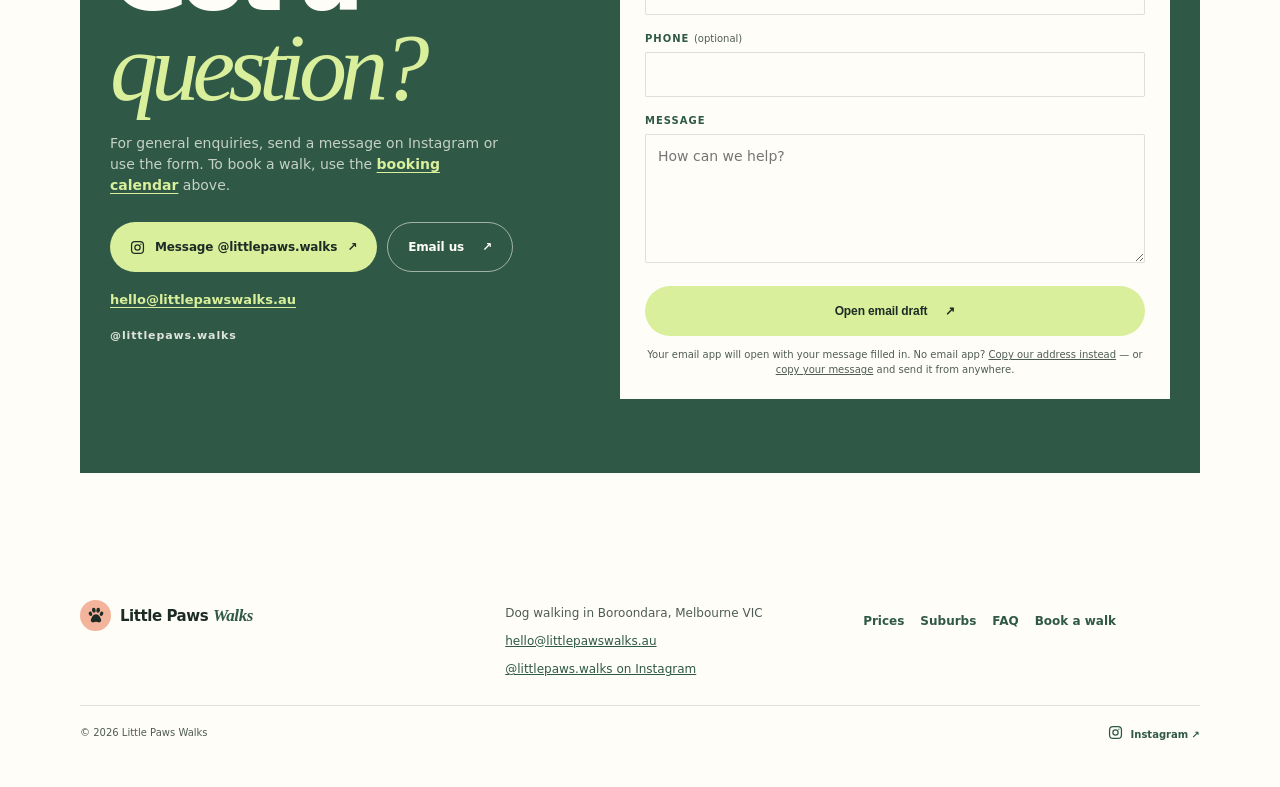
<file: test/index.html>
<!doctype html>
<html lang="en">
<head>
  <meta charset="utf-8">
  <meta name="viewport" content="width=device-width, initial-scale=1">
  <meta name="description" content="Friendly dog walks in Hawthorn, Kew, Camberwell, Balwyn, Glen Iris and across Boroondara. 30-minute walks $50, 1-hour walks $80. Book online.">
  <title>Dog Walker in Hawthorn, Kew &amp; Boroondara | Little Paws Walks</title>
  <link rel="preload" as="image" type="image/webp" href="/assets/dog-on-walk-600.webp" imagesrcset="/assets/dog-on-walk-600.webp 600w, /assets/dog-on-walk-800.webp 800w, /assets/dog-on-walk-1000.webp 1000w" imagesizes="(min-width: 1020px) 490px, (min-width: 700px) 50vw, 100vw" fetchpriority="high">
  <link rel="stylesheet" href="styles.css">
  <link rel="preconnect" href="https://app.cal.com" crossorigin>
  <meta name="robots" content="noindex, nofollow">
  <link rel="canonical" href="https://littlepawswalks.au/">
  <meta property="og:type" content="website">
  <meta property="og:url" content="https://littlepawswalks.au/">
  <meta property="og:title" content="Dog Walker in Hawthorn, Kew &amp; Boroondara | Little Paws Walks">
  <meta property="og:site_name" content="Little Paws Walks">
  <meta property="og:locale" content="en_AU">
  <meta property="og:description" content="Friendly dog walks in Hawthorn, Kew, Camberwell, Balwyn, Glen Iris and across Boroondara. 30-minute walks $50, 1-hour walks $80. Book online.">
  <meta property="og:image:alt" content="Smiling golden retriever looking at the camera">
  <meta property="og:image" content="https://littlepawswalks.au/assets/dog-on-walk.jpg">
  <meta property="og:image:width" content="1000">
  <meta property="og:image:height" content="1325">
  <meta name="twitter:card" content="summary_large_image">
  <meta name="twitter:image" content="https://littlepawswalks.au/assets/dog-on-walk.jpg">
  <link rel="icon" href="/favicon.svg" type="image/svg+xml">
  <link rel="icon" href="/favicon.ico" sizes="32x32">
  <link rel="apple-touch-icon" href="/apple-touch-icon.png">
  <meta name="theme-color" content="#2f5946">
  <meta name="color-scheme" content="light">
  <link rel="manifest" href="/site.webmanifest">
  <meta name="geo.region" content="AU-VIC">
  <meta name="geo.placename" content="Hawthorn, Melbourne, Victoria, Australia">
  <meta name="geo.position" content="-37.8209;145.0336">
  <meta name="ICBM" content="-37.8209, 145.0336">
</head>
<body>
  <a class="skip-link" href="#main-content">Skip to content</a>

  <header class="site-header">
    <div class="container nav-wrap">
      <a class="brand" href="#top" aria-label="Little Paws Walks home">
        <span class="brand-mark" aria-hidden="true">
          <svg viewBox="4.34 12.67 91.33 91.33" role="img"><g fill="currentColor"><path d="M50 50C41 50 33.5 57 29.5 64.5C25.5 72 22.5 77 24 83C25.6 89.5 32 92 38.5 90.5C43 89.4 46.5 88 50 88S57 89.4 61.5 90.5C68 92 74.4 89.5 76 83C77.5 77 74.5 72 70.5 64.5C66.5 57 59 50 50 50Z"/><ellipse cx="22" cy="47" rx="8.6" ry="11" transform="rotate(-28 22 47)"/><ellipse cx="39" cy="29" rx="9.2" ry="12.4" transform="rotate(-9 39 29)"/><ellipse cx="61" cy="29" rx="9.2" ry="12.4" transform="rotate(9 61 29)"/><ellipse cx="78" cy="47" rx="8.6" ry="11" transform="rotate(28 78 47)"/></g></svg>
        </span>
        <span>Little Paws <em>Walks</em></span>
      </a>
      <nav class="main-nav" aria-label="Main">
        <a href="#services">Prices</a>
        <a href="#suburbs">Suburbs</a>
        <a href="#faq">FAQ</a>
        <a href="#book">Book</a>
      </nav>
      <a class="nav-cta" href="#book">Book a walk <span aria-hidden="true">↘</span></a>
    </div>
  </header>

  <main id="main-content">
    <section class="hero" id="top">
      <div class="container hero-grid">
        <div class="hero-copy">
          <h1 class="hero-title">Dog walking in Hawthorn, Kew &amp; across <span>Boroondara</span></h1>
          <p class="hero-tagline"><span class="eyebrow-dot" aria-hidden="true"></span> Good walks. <em>Happy tails.</em></p>
          <p class="hero-intro">Thoughtful dog walks for the leafy streets and parks of Melbourne's inner east. Book online below, or reach out on Instagram or email.</p>
          <div class="hero-actions">
            <a class="button button-primary" href="#book">Book a walk <span aria-hidden="true">↘</span></a>
            <a class="text-link" href="#services">See walk options <span aria-hidden="true">↓</span></a>
          </div>
          <div class="hero-note"><span class="note-check" aria-hidden="true">✓</span> Local Boroondara walker · photo updates welcome</div>
        </div>
        <div class="hero-visual">
          <div class="hero-image-wrap">
            <picture>
              <source type="image/webp" srcset="/assets/dog-on-walk-600.webp 600w, /assets/dog-on-walk-800.webp 800w, /assets/dog-on-walk-1000.webp 1000w" sizes="(min-width: 1020px) 490px, (min-width: 700px) 50vw, 100vw">
              <img src="/assets/dog-on-walk.jpg" alt="Smiling golden retriever looking at the camera" width="1000" height="1325" fetchpriority="high" decoding="async">
            </picture>
          </div>
          <div class="photo-note"><span class="photo-note-icon" aria-hidden="true">✦</span><span>Room to sniff<br><strong>time to be a dog</strong></span></div>
          <div class="hero-sticker" aria-hidden="true"><span>made for</span><strong>good<br>dogs</strong><span>♡</span></div>
        </div>
      </div>
    </section>

    <section class="steps" id="how" aria-labelledby="how-title">
      <div class="container">
        <h2 class="steps-title" id="how-title">How booking works</h2>
        <ol class="steps-list">
          <li><span class="step-num" aria-hidden="true">1</span><h3>Pick a walk</h3><p>Choose a 30-minute or 1-hour walk.</p></li>
          <li><span class="step-num" aria-hidden="true">2</span><h3>Pick a time &amp; pay</h3><p>Pick a time in the booking calendar and pay securely online.</p></li>
          <li><span class="step-num" aria-hidden="true">3</span><h3>We confirm</h3><p>Your walk is a request until we confirm it. If we can't take it, you'll get a full refund.</p></li>
        </ol>
      </div>
    </section>

    <section class="about section-pad" id="about">
      <div class="container about-grid">
        <div class="section-label">01 <span>About the walks</span></div>
        <div class="about-copy">
          <h2>Small walks, <em>big</em> joy.</h2>
          <p>Little Paws Walks is a local dog-walking service for pups who love a little fresh air, a good sniff, and a calm companion by their side.</p>
          <p>Every walk goes at a pace that suits your dog. Reliable, friendly, and close to home in Boroondara.</p>
          <picture>
            <source type="image/webp" srcset="/assets/happy-dog-600.webp 600w" sizes="300px">
            <img class="about-image" src="/assets/happy-dog.jpg" alt="Chocolate labrador licking its nose on a garden path" width="600" height="400" loading="lazy" decoding="async">
          </picture>
          <a class="arrow-link" href="#book">Let's go for a walk <span aria-hidden="true">→</span></a>
        </div>
        <div class="about-aside">
          <span class="aside-paw" aria-hidden="true">✿</span>
          <p>Because the best part of their day should feel like the best part.</p>
        </div>
      </div>
    </section>

    <section class="services section-pad" id="services">
      <div class="container">
        <div class="section-heading-row">
          <div>
            <div class="section-label">02 <span>Simple options</span></div>
            <h2>Pick a pace.</h2>
          </div>
          <p class="section-lede">Two straightforward walk lengths, with plenty of time for your dog to enjoy the neighbourhood.</p>
        </div>
        <div class="service-cards">
          <article class="service-card service-card-light">
            <div class="service-top"><span class="service-number">01</span><span class="service-icon" aria-hidden="true">◌</span></div>
            <h3>30-minute<br>dog walk</h3>
            <p>A refreshing neighbourhood wander with time to sniff, stretch, and reset.</p>
            <div class="price"><strong>$50</strong><span>AUD</span></div>
            <a class="button card-button" href="#book">Book this walk <span aria-hidden="true">↘</span></a>
          </article>
          <article class="service-card service-card-dark">
            <div class="service-top"><span class="service-number">02</span><span class="service-icon" aria-hidden="true">✦</span></div>
            <h3>1-hour<br>dog walk</h3>
            <p>A longer outing for curious pups who like to take the scenic route.</p>
            <div class="price"><strong>$80</strong><span>AUD</span></div>
            <a class="button card-button" href="#book">Book this walk <span aria-hidden="true">↘</span></a>
          </article>
          <article class="service-card service-card-extra">
            <div class="service-top"><span class="service-number">03</span><span class="service-icon" aria-hidden="true">♡</span></div>
            <h3>Extra<br>dogs</h3>
            <p>More than one dog? They can join the same walk.</p>
            <div class="price"><strong>+$10</strong><span>AUD per additional pet</span></div>
            <a class="button card-button" href="#book">Book a walk <span aria-hidden="true">↘</span></a>
          </article>
        </div>
        <p class="pricing-note">Prices are per walk, in AUD. Message us on Instagram or email hello@littlepawswalks.au to check availability.</p>
      </div>
    </section>

    <section class="area section-pad" id="area">
      <div class="container area-grid">
        <div class="area-image-wrap"><picture><source type="image/webp" srcset="/assets/leafy-park-600.webp 600w, /assets/leafy-park-800.webp 800w, /assets/leafy-park-1000.webp 1000w" sizes="(min-width: 700px) 45vw, 100vw"><img src="/assets/leafy-park.jpg" alt="Sunlit walking track through tall trees" width="1000" height="666" loading="lazy" decoding="async"></picture></div>
        <div class="area-copy">
          <div class="section-label">03 <span>Where we walk</span></div>
          <h2>Leafy streets,<br><em>local parks.</em></h2>
          <p>Based in the City of Boroondara, Melbourne. We keep walks close to home and explore the streets and green spaces your pup already knows and loves.</p>
          <div class="area-list" aria-label="Service area suburbs">
            <span>Hawthorn</span><span>Hawthorn East</span><span>Kew</span><span>Kew East</span><span>Camberwell</span><span>Canterbury</span><span>Surrey Hills</span><span>Balwyn</span><span>Mont Albert</span><span>Glen Iris</span><span>and nearby</span>
          </div>
        </div>
      </div>
      <div class="container suburbs" id="suburbs">
        <h3 class="suburbs-title">Suburbs we walk</h3>
        <p class="suburbs-lede">Dog walking close to home, with a few of the local parks and reserves nearby.</p>
        <div class="suburb-grid">
          <div class="suburb-card"><h4>Hawthorn &amp; Hawthorn East</h4><p>Leafy side streets near Glenferrie and Auburn, with Grace Park, Fairview Park, Rathmines Reserve and the Yarra-side Wallen Road Reserve close by.</p></div>
          <div class="suburb-card"><h4>Kew &amp; Kew East</h4><p>Quiet streets around Victoria Park, Hays Paddock and Willsmere Park, plus the Outer Circle Linear Park trail.</p></div>
          <div class="suburb-card"><h4>Camberwell</h4><p>Tree-lined streets near Frog Hollow Reserve, Lynden Park and Willison Park.</p></div>
          <div class="suburb-card"><h4>Canterbury &amp; Surrey Hills</h4><p>Wide, shady streets with Belmont Park, John August Reserve and Boroondara Park nearby.</p></div>
          <div class="suburb-card"><h4>Balwyn &amp; Mont Albert</h4><p>Gentle routes around Beckett Park, Mont Albert Park and the King Street Chain reserves.</p></div>
          <div class="suburb-card"><h4>Glen Iris</h4><p>Walks near Eric Raven Reserve, Nettleton Park Reserve and Hill &#8217;n&#8217; Dale Park.</p></div>
        </div>
        <p class="suburbs-note">Not sure if you&#8217;re in range? <a href="#contact">Get in touch</a> and we&#8217;ll let you know.</p>
      </div>
    </section>

    <section class="trust section-pad" id="why">
      <div class="container">
        <div class="trust-header">
          <div class="section-label">04 <span>The little difference</span></div>
          <h2>Easy for you.<br><em>Lovely for them.</em></h2>
        </div>
        <div class="trust-grid">
          <div class="trust-item"><span class="trust-icon" aria-hidden="true">♡</span><h3>Personal care</h3><p>Small, calm walks shaped around each dog's pace and personality.</p></div>
          <div class="trust-item"><span class="trust-icon" aria-hidden="true">✺</span><h3>Local &amp; reliable</h3><p>A familiar local walker for the everyday routine your dog can count on.</p></div>
          <div class="trust-item"><span class="trust-icon" aria-hidden="true">⌁</span><h3>Photo updates</h3><p>Happy to send a little photo update so you can see how the walk is going.</p></div>
        </div>
      </div>
    </section>

    <section class="faq section-pad" id="faq">
      <div class="container">
        <div class="section-label">05 <span>Questions, answered</span></div>
        <h2>Good questions.<br><em>straight answers.</em></h2>
        <div class="faq-grid">
          <details class="faq-item" open>
            <summary><h3>How much does a dog walk cost in Boroondara?</h3></summary>
            <p>A 30-minute walk is $50 AUD and a 1-hour walk is $80 AUD, per dog. An additional pet on the same walk is $10 AUD each.</p>
          </details>
          <details class="faq-item">
            <summary><h3>Which suburbs do you cover?</h3></summary>
            <p>We walk in the City of Boroondara and nearby: Hawthorn, Hawthorn East, Kew, Kew East, Camberwell, Canterbury, Surrey Hills, Balwyn, Mont Albert, Glen Iris, and the streets around them.</p>
          </details>
          <details class="faq-item">
            <summary><h3>Do you walk more than one dog at a time?</h3></summary>
            <p>Yes. If you have more than one dog, they can join the same walk for an extra $10 AUD each.</p>
          </details>
          <details class="faq-item">
            <summary><h3>How do I book a walk?</h3></summary>
            <p>Pick a walk and a time in the booking calendar and pay online. We'll confirm your walk. If we can't take it, you'll get a full refund. Prefer to chat first? Message us on Instagram or use the contact form.</p>
          </details>
          <details class="faq-item">
            <summary><h3>What is the cancellation policy?</h3></summary>
            <p>Free cancellation up to 2 days before your walk. Cancellations within 2 days aren't refunded. If we can't take your booking, you'll get a full refund.</p>
          </details>
        </div>
      </div>
    </section>

    <section class="book section-pad" id="book">
      <div class="container">
        <div class="section-heading-row">
          <div>
            <div class="section-label">06 <span>Book a walk</span></div>
            <h2>Pick a <em>time.</em></h2>
          </div>
          <p class="section-lede">Choose a 30-minute or 1-hour walk, pick a time, and pay securely online.</p>
        </div>
        <p class="book-note"><span class="note-check" aria-hidden="true">✓</span> You pay when you book. Your walk is a request until we confirm it. If we can't take it, you'll get a full refund.</p>
        <p class="book-note"><span class="note-check" aria-hidden="true">✓</span> Free cancellation up to 2 days before your walk. Cancellations within 2 days aren't refunded.</p>
        <div class="cal-embed" id="cal-booking" role="region" aria-label="Booking calendar"><noscript><p>Booking is available at <a href="https://cal.com/littlepawswalks" target="_blank" rel="noopener noreferrer">cal.com/littlepawswalks</a>.</p></noscript></div>
        <p class="book-fallback">Calendar not loading? <a href="https://cal.com/littlepawswalks" target="_blank" rel="noopener noreferrer">Book on cal.com/littlepawswalks ↗</a> or <a href="#contact">get in touch</a>.</p>
        <aside class="referral-block" aria-labelledby="referral-title">
          <h3 id="referral-title">Referred by a <em>friend?</em></h3>
          <p>A friend thought your dog would love a walk with us. If they passed you one of our cards, mention their name when you book so we can say thanks.</p>
        </aside>
      </div>
    </section>

    <section class="contact section-pad" id="contact">
      <div class="container contact-card">
        <div class="contact-paws" aria-hidden="true">✦ &nbsp; ♡ &nbsp; ✦</div>
        <div class="contact-layout">
          <div class="contact-copy">
            <div class="section-label">07 <span>Contact us</span></div>
            <h2>Got a<br><em>question?</em></h2>
            <p>For general enquiries, send a message on Instagram or use the form. To book a walk, use the <a href="#book">booking calendar</a> above.</p>
            <div class="contact-options">
              <a class="button button-light button-ig" href="https://ig.me/m/littlepaws.walks" target="_blank" rel="noopener noreferrer"><svg class="ig-icon" viewBox="0 0 24 24" fill="none" stroke="currentColor" stroke-width="2" stroke-linecap="round" stroke-linejoin="round" aria-hidden="true"><rect x="2.5" y="2.5" width="19" height="19" rx="5.5"/><circle cx="12" cy="12" r="4.2"/><circle cx="17.4" cy="6.6" r="1.1" fill="currentColor" stroke="none"/></svg> Message @littlepaws.walks <span aria-hidden="true">↗</span></a>
              <a class="button button-outline" href="mailto:hello@littlepawswalks.au">Email us <span aria-hidden="true">↗</span></a>
            </div>
            <a class="email-link" href="mailto:hello@littlepawswalks.au">hello@littlepawswalks.au</a>
            <p class="handle">@littlepaws.walks</p>
          </div>

          <form class="booking-form" id="contact-form" aria-label="Contact us">
            <div class="form-row">
              <label for="name">Your name</label>
              <input id="name" name="name" type="text" autocomplete="name" required>
            </div>
            <div class="form-row">
              <label for="email">Email</label>
              <input id="email" name="email" type="email" autocomplete="email" required>
            </div>
            <div class="form-row">
              <label for="phone">Phone <span>(optional)</span></label>
              <input id="phone" name="phone" type="tel" autocomplete="tel">
            </div>
            <div class="form-row">
              <label for="message">Message</label>
              <textarea id="message" name="message" rows="5" placeholder="How can we help?" required></textarea>
            </div>
            <button class="button button-light form-submit" type="submit">Open email draft <span aria-hidden="true">↗</span></button>
            <p class="form-note">Your email app will open with your message filled in. No email app? <a class="form-copy" href="mailto:hello@littlepawswalks.au" id="copy-fallback">Copy our address instead</a> — or <button type="button" class="form-copy" id="copy-details">copy your message</button> and send it from anywhere.</p>
            <p class="form-note form-copied" id="copy-status" role="status" aria-live="polite" hidden>Copied to your clipboard.</p>
          </form>
        </div>
      </div>
    </section>
  </main>

  <footer class="site-footer">
    <div class="container footer-grid">
      <a class="brand footer-brand" href="#top"><span class="brand-mark" aria-hidden="true"><svg viewBox="4.34 12.67 91.33 91.33"><g fill="currentColor"><path d="M50 50C41 50 33.5 57 29.5 64.5C25.5 72 22.5 77 24 83C25.6 89.5 32 92 38.5 90.5C43 89.4 46.5 88 50 88S57 89.4 61.5 90.5C68 92 74.4 89.5 76 83C77.5 77 74.5 72 70.5 64.5C66.5 57 59 50 50 50Z"/><ellipse cx="22" cy="47" rx="8.6" ry="11" transform="rotate(-28 22 47)"/><ellipse cx="39" cy="29" rx="9.2" ry="12.4" transform="rotate(-9 39 29)"/><ellipse cx="61" cy="29" rx="9.2" ry="12.4" transform="rotate(9 61 29)"/><ellipse cx="78" cy="47" rx="8.6" ry="11" transform="rotate(28 78 47)"/></g></svg></span><span>Little Paws <em>Walks</em></span></a>
      <p>Dog walking in Boroondara, Melbourne VIC<br>
        <a href="mailto:hello@littlepawswalks.au">hello@littlepawswalks.au</a><br>
        <a href="https://www.instagram.com/littlepaws.walks/" target="_blank" rel="noopener noreferrer">@littlepaws.walks on Instagram</a></p>
      <nav class="footer-nav" aria-label="Footer">
        <a href="#services">Prices</a>
        <a href="#suburbs">Suburbs</a>
        <a href="#faq">FAQ</a>
        <a href="#book">Book a walk</a>
      </nav>
      <div class="footer-bottom"><span>© 2026 Little Paws Walks</span><a href="https://www.instagram.com/littlepaws.walks/" target="_blank" rel="noopener noreferrer"><svg class="ig-icon" viewBox="0 0 24 24" fill="none" stroke="currentColor" stroke-width="2" stroke-linecap="round" stroke-linejoin="round" aria-hidden="true"><rect x="2.5" y="2.5" width="19" height="19" rx="5.5"/><circle cx="12" cy="12" r="4.2"/><circle cx="17.4" cy="6.6" r="1.1" fill="currentColor" stroke="none"/></svg> Instagram ↗</a></div>
    </div>
  </footer>

  <div class="sticky-cta"><a href="#book">Book a walk <span aria-hidden="true">↘</span></a></div>

  <script>
    (function () {
      var form = document.getElementById('contact-form');
      var status = document.getElementById('copy-status');

      function details() {
        var data = new FormData(form);
        var name = data.get('name');
        return {
          subject: 'Enquiry from ' + (name || 'Little Paws Walks website'),
          body: [
            'Name: ' + name,
            'Email: ' + data.get('email'),
            'Phone: ' + (data.get('phone') || ''),
            '',
            'Message: ' + (data.get('message') || '')
          ].join('\n')
        };
      }

      function flash(message) {
        if (!status) return;
        status.textContent = message;
        status.hidden = false;
        window.clearTimeout(flash.timer);
        flash.timer = window.setTimeout(function () { status.hidden = true; }, 4000);
      }

      function copy(text, message) {
        if (navigator.clipboard && navigator.clipboard.writeText) {
          navigator.clipboard.writeText(text).then(
            function () { flash(message); },
            function () { flash('Copy failed — please select the text manually.'); }
          );
        } else {
          flash('Copying is not supported in this browser — please select the text manually.');
        }
      }

      form.addEventListener('submit', function (event) {
        event.preventDefault();
        var d = details();
        window.location.href = 'mailto:hello@littlepawswalks.au?subject=' +
          encodeURIComponent(d.subject) + '&body=' + encodeURIComponent(d.body);
      });

      var copyDetails = document.getElementById('copy-details');
      if (copyDetails) {
        copyDetails.addEventListener('click', function () {
          var d = details();
          copy('To: hello@littlepawswalks.au\nSubject: ' + d.subject + '\n\n' + d.body,
               'Message copied — paste it into any email app.');
        });
      }

      var copyFallback = document.getElementById('copy-fallback');
      if (copyFallback) {
        copyFallback.addEventListener('click', function (event) {
          event.preventDefault();
          copy('hello@littlepawswalks.au', 'Email address copied.');
        });
      }
    })();
  </script>
  <script type="text/javascript">
    (function (C, A, L) { let p = function (a, ar) { a.q.push(ar); }; let d = C.document; C.Cal = C.Cal || function () { let cal = C.Cal; let ar = arguments; if (!cal.loaded) { cal.ns = {}; cal.q = cal.q || []; d.head.appendChild(d.createElement("script")).src = A; cal.loaded = true; } if (ar[0] === L) { const api = function () { p(api, arguments); }; const namespace = ar[1]; api.q = api.q || []; if (typeof namespace === "string") { cal.ns[namespace] = cal.ns[namespace] || api; p(cal.ns[namespace], ar); p(cal, ["initNamespace", namespace]); } else p(cal, ar); return; } p(cal, ar); }; })(window, "https://app.cal.com/embed/embed.js", "init");
    (function () {
      var target = document.getElementById("cal-booking");
      var started = false;
      function loadCal() {
        if (started) return;
        started = true;
        Cal("init", { origin: "https://app.cal.com" });
        Cal("inline", {
          elementOrSelector: "#cal-booking",
          calLink: "littlepawswalks",
          layout: "month_view",
          config: { layout: "month_view", theme: "light" }
        });
        Cal("ui", { hideEventTypeDetails: false, layout: "month_view", theme: "light", styles: { branding: { brandColor: "#2f5946" } }, cssVarsPerTheme: { light: { "cal-brand": "#2f5946", "cal-brand-emphasis": "#1f3e31", "cal-brand-text": "#ffffff", "cal-bg": "#fffdf8", "cal-bg-emphasis": "#efe8da", "cal-bg-subtle": "#f6f2e9", "cal-bg-muted": "#f6f2e9", "cal-text": "#1d2b26", "cal-text-emphasis": "#1d2b26", "cal-border": "#e4dccb", "cal-border-subtle": "#ece5d6", "cal-border-booker": "#e4dccb", "cal-radius": "12px" } } });
      }
      if (!target) return;
      if ("IntersectionObserver" in window && location.hash !== "#book") {
        var io = new IntersectionObserver(function (entries) {
          if (entries.some(function (e) { return e.isIntersecting; })) { io.disconnect(); loadCal(); }
        }, { rootMargin: "800px 0px" });
        io.observe(target);
      } else {
        loadCal();
      }
    })();
  </script>
  <script type="application/ld+json">
{
  "@context": "https://schema.org",
  "@type": "LocalBusiness",
  "@id": "https://littlepawswalks.au/#business",
  "name": "Little Paws Walks",
  "description": "Friendly local dog walking in Hawthorn, Kew, Camberwell and across the City of Boroondara, Melbourne. 30-minute and 1-hour walks.",
  "url": "https://littlepawswalks.au/",
  "email": "hello@littlepawswalks.au",
  "image": "https://littlepawswalks.au/assets/dog-on-walk.jpg",
  "priceRange": "$50–$80",
  "areaServed": [
    {
      "@type": "AdministrativeArea",
      "name": "City of Boroondara, VIC"
    },
    {
      "@type": "Place",
      "name": "Hawthorn, VIC"
    },
    {
      "@type": "Place",
      "name": "Hawthorn East, VIC"
    },
    {
      "@type": "Place",
      "name": "Kew, VIC"
    },
    {
      "@type": "Place",
      "name": "Kew East, VIC"
    },
    {
      "@type": "Place",
      "name": "Camberwell, VIC"
    },
    {
      "@type": "Place",
      "name": "Canterbury, VIC"
    },
    {
      "@type": "Place",
      "name": "Surrey Hills, VIC"
    },
    {
      "@type": "Place",
      "name": "Balwyn, VIC"
    },
    {
      "@type": "Place",
      "name": "Mont Albert, VIC"
    },
    {
      "@type": "Place",
      "name": "Glen Iris, VIC"
    }
  ],
  "sameAs": [
    "https://www.instagram.com/littlepaws.walks/"
  ],
  "potentialAction": {
    "@type": "ReserveAction",
    "target": "https://cal.com/littlepawswalks"
  },
  "makesOffer": [
    {
      "@type": "Offer",
      "name": "30-minute dog walk",
      "price": "50",
      "priceCurrency": "AUD",
      "url": "https://littlepawswalks.au/#book",
      "itemOffered": {
        "@type": "Service",
        "name": "30-minute dog walk",
        "serviceType": "Dog walking",
        "description": "A refreshing neighbourhood wander with time to sniff, stretch, and reset."
      }
    },
    {
      "@type": "Offer",
      "name": "1-hour dog walk",
      "price": "80",
      "priceCurrency": "AUD",
      "url": "https://littlepawswalks.au/#book",
      "itemOffered": {
        "@type": "Service",
        "name": "1-hour dog walk",
        "serviceType": "Dog walking",
        "description": "A longer outing for curious pups who like to take the scenic route."
      }
    },
    {
      "@type": "Offer",
      "name": "Additional dog on the same walk",
      "price": "10",
      "priceCurrency": "AUD",
      "itemOffered": {
        "@type": "Service",
        "name": "Additional dog",
        "serviceType": "Dog walking",
        "description": "Each extra dog joining the same walk."
      }
    }
  ]
}
  </script>
  <script type="application/ld+json">
  {
    "@context": "https://schema.org",
    "@type": "FAQPage",
    "@id": "https://littlepawswalks.au/#faq",
    "mainEntity": [
      {
        "@type": "Question",
        "name": "How much does a dog walk cost in Boroondara?",
        "acceptedAnswer": {
          "@type": "Answer",
          "text": "A 30-minute walk is $50 AUD and a 1-hour walk is $80 AUD, per dog. An additional pet on the same walk is $10 AUD each."
        }
      },
      {
        "@type": "Question",
        "name": "Which suburbs do you cover?",
        "acceptedAnswer": {
          "@type": "Answer",
          "text": "We walk in the City of Boroondara and nearby: Hawthorn, Hawthorn East, Kew, Kew East, Camberwell, Canterbury, Surrey Hills, Balwyn, Mont Albert, Glen Iris, and the streets around them."
        }
      },
      {
        "@type": "Question",
        "name": "Do you walk more than one dog at a time?",
        "acceptedAnswer": {
          "@type": "Answer",
          "text": "Yes. If you have more than one dog, they can join the same walk for an extra $10 AUD each."
        }
      },
      {
        "@type": "Question",
        "name": "How do I book a walk?",
        "acceptedAnswer": {
          "@type": "Answer",
          "text": "Pick a walk and a time in the booking calendar and pay online. We'll confirm your walk. If we can't take it, you'll get a full refund. Prefer to chat first? Message us on Instagram or use the contact form."
        }
      },
      {
        "@type": "Question",
        "name": "What is the cancellation policy?",
        "acceptedAnswer": {
          "@type": "Answer",
          "text": "Free cancellation up to 2 days before your walk. Cancellations within 2 days aren't refunded. If we can't take your booking, you'll get a full refund."
        }
      }
    ]
  }
  </script>
</body>
</html>
</file>
<file: styles.css>
:root {
  --cream: #f6f2e9;
  --paper: #fffdf8;
  --ink: #1d2b26;
  --muted: #4f5c55;
  --green: #2f5946;
  --green-deep: #1f3e31;
  --lime: #d9ef9b;
  --peach: #f4b49b;
  --line: rgba(29, 43, 38, .14);
  --serif: Georgia, 'Times New Roman', serif;
  --sans: Inter, ui-sans-serif, system-ui, -apple-system, BlinkMacSystemFont, 'Segoe UI', sans-serif;
}

* { box-sizing: border-box; }
html { scroll-behavior: smooth; }
body { margin: 0; background: var(--cream); color: var(--ink); font-family: var(--sans); line-height: 1.5; }
img { display: block; max-width: 100%; height: auto; }
a { color: inherit; }
.container { width: min(1120px, calc(100% - 40px)); margin-inline: auto; }
.skip-link { position: absolute; left: 12px; top: -60px; z-index: 10; padding: 10px 14px; background: var(--lime); color: var(--ink); border-radius: 3px; }
.skip-link:focus { top: 12px; }

.site-header { position: absolute; top: 0; z-index: 5; width: 100%; color: var(--ink); }
.nav-wrap { display: flex; align-items: center; justify-content: space-between; min-height: 76px; }
.brand { display: inline-flex; align-items: center; gap: 9px; font-size: 15px; font-weight: 800; letter-spacing: -.03em; text-decoration: none; }
.brand em { color: var(--green); font-family: var(--serif); font-size: 17px; font-weight: 600; }
.brand-mark { display: grid; place-items: center; width: 31px; height: 31px; background: var(--peach); border-radius: 50%; }
.brand-mark svg { width: 22px; height: 22px; fill: var(--ink); }
.nav-wrap { flex-wrap: wrap; column-gap: 16px; }
.main-nav { display: flex; gap: 16px; font-size: 12px; font-weight: 750; }
.main-nav a, .footer-nav a { color: inherit; text-decoration: none; padding: 12px 0; }
.main-nav a:hover, .footer-nav a:hover, .main-nav a:focus-visible { text-decoration: underline; }
.footer-grid > p { line-height: 2.2; }
.footer-grid > p a { color: var(--green); display: inline-block; padding: 6px 0; line-height: 1.4; }
.footer-nav { display: flex; flex-wrap: wrap; gap: 4px 16px; font-size: 12px; font-weight: 750; color: var(--green); }
.nav-cta { display: none; font-size: 12px; font-weight: 750; text-decoration: none; }
.nav-cta .ig-icon { vertical-align: -2px; margin-right: 5px; }

.hero { min-height: 710px; padding: 124px 0 76px; overflow: hidden; background: var(--cream); }
.hero-grid { display: grid; align-items: center; gap: 48px; }
.eyebrow, .section-label { color: var(--green); font-size: 10px; font-weight: 800; letter-spacing: .15em; text-transform: uppercase; }
.eyebrow { display: flex; align-items: center; gap: 9px; margin: 0 0 22px; line-height: 1.4; }
.hero picture, .area-image-wrap picture { display: block; }
.eyebrow-dot { width: 7px; height: 7px; background: var(--peach); border-radius: 50%; }
h1, h2, h3, p { margin-top: 0; }
.hero-title { max-width: 620px; margin-top: 0; line-height: .89; margin-bottom: 21px; font-size: clamp(3.65rem, 16vw, 6.8rem); font-weight: 800; letter-spacing: -.09em; }
.hero-title span, h2 em { color: var(--green); font-family: var(--serif); font-weight: 400; letter-spacing: -.07em; }
.hero-intro { max-width: 420px; margin-bottom: 28px; color: var(--muted); font-size: 17px; line-height: 1.55; }
.hero-actions { display: flex; align-items: center; flex-wrap: wrap; gap: 19px; }
.button { display: inline-flex; align-items: center; justify-content: center; gap: 18px; min-height: 50px; padding: 0 20px; border-radius: 999px; font-size: 12px; font-weight: 800; letter-spacing: -.01em; text-decoration: none; transition: transform .2s ease, box-shadow .2s ease; }
.button:hover, .button:focus-visible { transform: translateY(-2px); box-shadow: 0 8px 20px rgba(29, 43, 38, .14); }
.button-primary { background: var(--green); color: var(--paper); }
.button-light { background: var(--lime); color: var(--ink); }
.text-link, .arrow-link, .card-link { font-size: 12px; font-weight: 800; text-decoration: none; }
.text-link { color: var(--green); }
.text-link span { margin-left: 8px; font-size: 16px; }
.hero-note { display: flex; align-items: center; gap: 8px; margin-top: 37px; color: var(--muted); font-size: 11px; }
.note-check { display: grid; place-items: center; width: 18px; height: 18px; border: 1px solid var(--green); border-radius: 50%; color: var(--green); font-size: 11px; }
.hero-visual { position: relative; max-width: 520px; margin: 0 auto; }
.hero-image-wrap { overflow: hidden; border-radius: 48% 48% 4px 4px / 39% 39% 4px 4px; transform: rotate(2deg); background: #d4c6b3; box-shadow: 18px 20px 0 rgba(217, 239, 155, .7); }
.hero-image-wrap img { width: 100%; aspect-ratio: .88; object-fit: cover; }
.hero-sticker { position: absolute; top: 12%; right: -12px; display: grid; place-items: center; width: 100px; height: 100px; padding: 12px; background: var(--peach); border-radius: 50%; color: var(--ink); font-size: 9px; line-height: 1.05; text-align: center; transform: rotate(9deg); }
.hero-sticker strong { font-family: var(--serif); font-size: 21px; font-weight: 400; letter-spacing: -.07em; }
.photo-note { position: absolute; left: -17px; bottom: 7%; display: flex; align-items: center; gap: 10px; padding: 12px 14px; background: var(--paper); color: var(--muted); font-family: var(--serif); font-size: 12px; line-height: 1.1; box-shadow: 0 12px 28px rgba(29, 43, 38, .1); transform: rotate(-4deg); }
.photo-note strong { color: var(--ink); font-weight: 600; }
.photo-note-icon { display: grid; place-items: center; width: 28px; height: 28px; color: var(--green); font-family: var(--sans); font-size: 20px; }

.section-pad { padding: 92px 0; }
.about { background: var(--paper); }
.about-grid { display: grid; gap: 28px; }
.section-label { display: flex; align-items: center; gap: 9px; }
.section-label span { color: var(--muted); font-weight: 700; letter-spacing: .1em; }
h2 { margin-bottom: 20px; font-size: clamp(2.65rem, 10vw, 5.5rem); letter-spacing: -.09em; line-height: .94; }
.about-copy p, .area-copy > p { max-width: 510px; color: var(--muted); font-size: 16px; }
.about-copy p + p { margin-top: 10px; }
.about-image { width: 100%; max-width: 300px; aspect-ratio: 3 / 2; margin: 30px 0; border-radius: 4px; object-fit: cover; box-shadow: 0 12px 28px rgba(29,43,38,.12); }
.arrow-link { display: inline-flex; align-items: center; gap: 11px; margin-top: 14px; color: var(--green); }
.arrow-link span { font-size: 20px; font-weight: 400; }
.about-aside { align-self: end; padding: 26px; border-top: 1px solid var(--line); color: var(--green); }
.about-aside p { max-width: 280px; margin: 0; font-family: var(--serif); font-size: 22px; line-height: 1.15; }
.aside-paw { display: block; margin-bottom: 12px; color: var(--peach); font-family: var(--sans); font-size: 25px; }

.services { background: var(--green); color: var(--paper); }
.services .section-label, .services .section-label span { color: var(--lime); }
.services .section-label span { opacity: 1; }
.section-heading-row { display: grid; gap: 24px; }
.section-heading-row h2 { margin-top: 21px; margin-bottom: 0; }
.section-lede { max-width: 310px; align-self: end; margin: 0; color: rgba(255,253,248,.7); font-size: 15px; }
.service-cards { display: grid; gap: 14px; margin-top: 42px; }
.service-card { min-height: 365px; padding: 25px 22px 23px; border-radius: 4px; display: flex; flex-direction: column; }
.service-card-light { background: var(--lime); color: var(--ink); }
.service-card-dark { background: var(--green-deep); color: var(--paper); }
.service-top { display: flex; align-items: center; justify-content: space-between; }
.service-number { font-size: 10px; font-weight: 800; letter-spacing: .13em; opacity: .85; }
.service-icon { font-size: 25px; line-height: 1; }
.service-card h3 { margin: 55px 0 15px; font-size: 34px; letter-spacing: -.08em; line-height: .92; }
.service-card p { max-width: 260px; margin-bottom: 26px; font-size: 13px; line-height: 1.5; opacity: .7; }
.price { display: flex; align-items: baseline; gap: 5px; margin-top: auto; }
.price strong { font-size: 42px; letter-spacing: -.08em; line-height: 1; }
.price span { font-size: 10px; font-weight: 800; letter-spacing: .08em; opacity: .9; }
.card-link { display: flex; justify-content: space-between; margin-top: 23px; padding-top: 15px; border-top: 1px solid currentColor; opacity: .85; }
.card-link span { font-size: 16px; font-weight: 400; }
.pricing-note { margin: 21px 0 0; color: rgba(255,253,248,.72); font-size: 11px; }
.pricing-note strong { color: var(--lime); font-weight: 800; }

.area { background: var(--paper); }
.area-grid { display: grid; gap: 42px; align-items: center; }
.area-image-wrap { overflow: hidden; border-radius: 4px; }
.area-image-wrap img { width: 100%; aspect-ratio: 1.1; object-fit: cover; }
.area-copy h2 { margin-top: 21px; }
.area-list { display: flex; flex-wrap: wrap; gap: 7px; margin-top: 25px; }
.suburbs { margin-top: 64px; }
.suburbs-title { margin: 0 0 8px; font-size: clamp(1.7rem, 6vw, 2.4rem); letter-spacing: -.06em; line-height: 1; }
.suburbs-lede { max-width: 520px; margin: 0 0 26px; color: var(--muted); font-size: 15px; }
.suburb-grid { display: grid; gap: 12px; }
.suburb-card { padding: 20px 20px 18px; border: 1px solid var(--line); border-radius: 4px; background: var(--cream); }
.suburb-card h4 { margin: 0 0 8px; color: var(--green); font-size: 16px; letter-spacing: -.03em; }
.suburb-card p { margin: 0; color: var(--muted); font-size: 13px; line-height: 1.55; }
.suburbs-note { margin: 20px 0 0; color: var(--muted); font-size: 13px; }
.suburbs-note a { color: var(--green); font-weight: 800; text-underline-offset: 3px; }
.area-list span { padding: 8px 11px; border: 1px solid var(--line); border-radius: 99px; color: var(--green); font-size: 11px; font-weight: 700; }

.trust { background: var(--peach); }
.trust .section-label { color: var(--ink); }
.trust .section-label span { color: var(--ink); opacity: .85; }
.trust-header h2 { margin-top: 21px; }
.trust-grid { display: grid; gap: 0; margin-top: 40px; border-top: 1px solid rgba(29,43,38,.2); }
.trust-item { padding: 22px 0 25px; border-bottom: 1px solid rgba(29,43,38,.2); }
.trust-icon { display: block; margin-bottom: 15px; color: var(--green); font-size: 25px; }
.faq { background: var(--paper); }
.faq-grid {
  display: grid;
  gap: 1px;
  margin-top: 40px;
  background: rgba(29,43,38,.14);
  border-top: 1px solid rgba(29,43,38,.2);
}
.faq-item {
  padding: 20px 24px;
  background: var(--paper);
  border-bottom: 1px solid rgba(29,43,38,.14);
}
.faq-item h3 {
  margin-bottom: 8px;
  font-size: 17px;
  letter-spacing: -.03em;
  color: var(--green);
}
.faq-item p {
  margin: 0;
  color: rgba(29,43,38,.72);
  font-size: 14px;
  line-height: 1.55;
}
.trust-item h3 { margin-bottom: 8px; font-size: 17px; letter-spacing: -.04em; }
.trust-item p { max-width: 300px; margin: 0; color: rgba(29,43,38,.88); font-size: 13px; }

.book { background: var(--cream); }
.book .section-heading-row h2 { margin-top: 21px; margin-bottom: 0; }
.book .section-lede { color: var(--muted); }
.book-note { display: flex; align-items: center; gap: 9px; margin: 34px 0 16px; color: var(--green); font-size: 13px; font-weight: 700; }
.book-note .note-check { flex: none; }
.cal-embed { width: 100%; min-height: 560px; overflow: auto; padding: 8px; background: var(--paper); border: 1px solid var(--line); border-radius: 4px; }
.book-fallback { margin: 16px 0 0; color: var(--muted); font-size: 12px; }
.book-fallback a { color: var(--green); font-weight: 800; text-underline-offset: 3px; }

.contact { padding-top: 55px; background: var(--paper); }
.contact-card { position: relative; overflow: hidden; padding: 57px 25px 53px; background: var(--green); color: var(--paper); }
.contact-layout { display: grid; gap: 38px; }
.contact-copy { text-align: center; }
.contact-card .section-label { justify-content: center; color: var(--lime); }
.contact-card .section-label span { color: rgba(217,239,155,.92); }
.contact-card h2 { margin: 22px 0 20px; font-size: clamp(3.2rem, 14vw, 6rem); }
.contact-card h2 em { color: var(--lime); }
.contact-copy > p:not(.handle):not(.email-note) a { color: var(--lime); font-weight: 800; text-underline-offset: 3px; }
.contact-copy > p:not(.handle):not(.email-note) { max-width: 390px; margin: 0 auto 26px; color: rgba(255,253,248,.72); font-size: 14px; }
.contact-card .button { position: relative; z-index: 1; }
.contact-options { display: flex; flex-wrap: wrap; justify-content: center; gap: 10px; }
.button-outline { border: 1px solid rgba(255,253,248,.55); color: var(--paper); }
.ig-icon { width: 15px; height: 15px; flex: none; }
.button-ig { gap: 10px; }
.email-link { display: inline-block; margin-top: 18px; color: var(--lime); font-size: 13px; font-weight: 800; text-underline-offset: 3px; }
.email-note { margin: 6px 0 0; color: rgba(255,253,248,.48); font-size: 10px; }
.handle { margin: 17px 0 0; color: rgba(255,253,248,.85); font-size: 11px; font-weight: 700; letter-spacing: .08em; }
.booking-form { padding: 23px 20px 20px; background: var(--paper); color: var(--ink); text-align: left; }
.form-row { margin-bottom: 16px; }
.form-row-half { display: grid; gap: 16px; }
.booking-form label { display: block; margin-bottom: 6px; color: var(--green); font-size: 10px; font-weight: 800; letter-spacing: .1em; text-transform: uppercase; }
.booking-form label span { color: var(--muted); font-weight: 500; letter-spacing: 0; text-transform: none; }
.booking-form input, .booking-form select, .booking-form textarea { width: 100%; border: 1px solid var(--line); border-radius: 2px; background: var(--paper); color: var(--ink); font: inherit; font-size: 14px; padding: 11px 12px; }
.booking-form input:focus, .booking-form select:focus, .booking-form textarea:focus { outline: 2px solid var(--lime); outline-offset: 1px; border-color: var(--green); }
.booking-form textarea { min-height: 100px; resize: vertical; }
.form-submit { width: 100%; border: 0; cursor: pointer; }
.form-note { margin: 11px 0 0; color: var(--muted); font-size: 10px; text-align: center; }
.form-copy { display: inline; padding: 0; border: 0; background: none; color: inherit; font: inherit; text-decoration: underline; cursor: pointer; }
.form-copy:hover, .form-copy:focus-visible { color: var(--ink); }
.form-copied { color: var(--green); font-weight: 800; }
.contact-paws { position: absolute; top: 20px; right: 23px; color: rgba(217,239,155,.65); font-size: 18px; transform: rotate(13deg); }

.site-footer { padding: 35px 0 95px; background: var(--paper); }
.footer-grid { display: grid; gap: 21px; }
.footer-brand { width: fit-content; }
.footer-grid > p { margin: 0; color: var(--muted); font-size: 12px; }
.footer-bottom { display: flex; justify-content: space-between; gap: 20px; padding-top: 19px; border-top: 1px solid var(--line); color: var(--muted); font-size: 10px; }
.footer-bottom a { color: var(--green); font-weight: 800; text-decoration: none; }
.footer-bottom a .ig-icon { vertical-align: -2px; margin-right: 4px; }
.sticky-cta { position: fixed; z-index: 4; right: 13px; bottom: 13px; left: 13px; }
.sticky-cta a { display: flex; align-items: center; justify-content: center; gap: 14px; min-height: 49px; border-radius: 999px; background: var(--green-deep); color: var(--paper); box-shadow: 0 8px 30px rgba(29,43,38,.22); font-size: 12px; font-weight: 800; text-decoration: none; }
.sticky-cta span { color: var(--lime); font-size: 16px; }

@media (min-width: 700px) {
  .main-nav { margin-left: auto; margin-right: 12px; gap: 22px; }
  .container { width: min(1120px, calc(100% - 80px)); }
  .nav-cta { display: inline-block; padding: 9px 0; border-bottom: 1px solid var(--ink); }
  .hero { padding-top: 150px; }
  .hero-grid { grid-template-columns: .9fr 1.1fr; gap: 70px; }
  .hero-visual { width: 100%; }
  .about-grid { grid-template-columns: .65fr 1.2fr .7fr; gap: 50px; }
  .about-aside { padding: 0 0 8px 28px; border-top: 0; border-left: 1px solid var(--line); }
  .section-heading-row { grid-template-columns: 1fr 1fr; }
  .service-cards { grid-template-columns: 1fr 1fr; gap: 18px; }
  .service-card { padding: 30px 27px 25px; }
  .area-grid { grid-template-columns: 1fr 1fr; gap: 75px; }
  .area-image-wrap img { aspect-ratio: .95; }
  .suburb-grid { grid-template-columns: repeat(2, 1fr); gap: 16px; }
  .trust-header { display: grid; grid-template-columns: .9fr 1.1fr; align-items: start; gap: 50px; }
  .trust-header h2 { margin-top: 0; }
  .trust-grid { grid-template-columns: repeat(3, 1fr); gap: 28px; }
  .trust-item { border-bottom: 0; }
  .contact-card { padding: 80px 30px 74px; }
  .contact-layout { grid-template-columns: .9fr 1.1fr; gap: 60px; align-items: center; }
  .contact-copy { text-align: left; }
  .contact-card .section-label { justify-content: flex-start; }
  .contact-copy > p:not(.handle):not(.email-note) { margin-left: 0; }
  .contact-options { justify-content: flex-start; }
  .booking-form { padding: 27px 25px 22px; }
  .form-row-half { grid-template-columns: 1fr 1fr; }
  .faq-grid { grid-template-columns: 1fr 1fr; }
  .faq-item { padding: 20px 22px; }
  .site-footer { padding-bottom: 45px; }
  .footer-grid { grid-template-columns: 1.2fr 1fr 1fr; align-items: start; }
  .footer-bottom { grid-column: 1 / -1; }
  .sticky-cta { display: none; }
  .cal-embed { padding: 16px; }
}

@media (min-width: 1020px) {
  .hero-grid { grid-template-columns: 1fr 1fr; }
  .hero-copy { padding-bottom: 23px; }
  .hero-visual { max-width: 490px; }
  .hero-sticker { right: -36px; }
  .suburb-grid { grid-template-columns: repeat(3, 1fr); }
  .hero-title { font-size: 6.6rem; }
}

@media (prefers-reduced-motion: reduce) {
  html { scroll-behavior: auto; }
  *, *::before, *::after { transition: none !important; animation: none !important; }
}

.referral-block { margin-top: 28px; padding: 20px 24px; background: var(--paper); border: 1px solid var(--line); border-left: 4px solid var(--peach); border-radius: 3px; }
.referral-block h3 { margin: 0 0 6px; font-size: 18px; }
.referral-block h3 em { color: var(--green); font-family: var(--serif); font-weight: 400; }
.referral-block p { margin: 0; color: var(--muted); font-size: 14px; }
</file>
<file: test/styles.css>
:root {
  --cream: #f6f2e9;
  --paper: #fffdf8;
  --ink: #1d2b26;
  --muted: #4f5c55;
  --green: #2f5946;
  --green-deep: #1f3e31;
  --lime: #d9ef9b;
  --peach: #f4b49b;
  --line: rgba(29, 43, 38, .14);
  --serif: Georgia, 'Times New Roman', serif;
  --sans: Inter, ui-sans-serif, system-ui, -apple-system, BlinkMacSystemFont, 'Segoe UI', sans-serif;
}

* { box-sizing: border-box; }
html { scroll-behavior: smooth; }
body { margin: 0; background: var(--cream); color: var(--ink); font-family: var(--sans); line-height: 1.5; }
img { display: block; max-width: 100%; height: auto; }
a { color: inherit; }
.container { width: min(1120px, calc(100% - 40px)); margin-inline: auto; }
.skip-link { position: absolute; left: 12px; top: -60px; z-index: 10; padding: 10px 14px; background: var(--lime); color: var(--ink); border-radius: 3px; }
.skip-link:focus { top: 12px; }

.site-header { position: absolute; top: 0; z-index: 5; width: 100%; color: var(--ink); }
.nav-wrap { display: flex; align-items: center; justify-content: space-between; min-height: 76px; }
.brand { display: inline-flex; align-items: center; gap: 9px; font-size: 15px; font-weight: 800; letter-spacing: -.03em; text-decoration: none; }
.brand em { color: var(--green); font-family: var(--serif); font-size: 17px; font-weight: 600; }
.brand-mark { display: grid; place-items: center; width: 31px; height: 31px; background: var(--peach); border-radius: 50%; }
.brand-mark svg { display: block; width: 18px; height: 18px; fill: var(--ink); }
.nav-wrap { flex-wrap: wrap; column-gap: 16px; }
.main-nav { display: flex; gap: 16px; font-size: 12px; font-weight: 750; }
.main-nav a, .footer-nav a { color: inherit; text-decoration: none; padding: 12px 0; }
.main-nav a:hover, .footer-nav a:hover, .main-nav a:focus-visible { text-decoration: underline; }
.footer-grid > p { line-height: 2.2; }
.footer-grid > p a { color: var(--green); display: inline-block; padding: 6px 0; line-height: 1.4; }
.footer-nav { display: flex; flex-wrap: wrap; gap: 4px 16px; font-size: 12px; font-weight: 750; color: var(--green); }
.nav-cta { display: none; font-size: 12px; font-weight: 750; text-decoration: none; }
.nav-cta .ig-icon { vertical-align: -2px; margin-right: 5px; }

.hero { min-height: 710px; padding: 124px 0 76px; overflow: hidden; background: var(--cream); }
.hero-grid { display: grid; align-items: center; gap: 48px; }
.eyebrow, .section-label { color: var(--green); font-size: 10px; font-weight: 800; letter-spacing: .15em; text-transform: uppercase; }
.eyebrow { display: flex; align-items: center; gap: 9px; margin: 0 0 22px; line-height: 1.4; }
.hero picture, .area-image-wrap picture { display: block; }
.eyebrow-dot { width: 7px; height: 7px; background: var(--peach); border-radius: 50%; }
h1, h2, h3, p { margin-top: 0; }
.hero-title { max-width: 620px; margin-top: 0; line-height: .89; margin-bottom: 21px; font-size: clamp(3.65rem, 16vw, 6.8rem); font-weight: 800; letter-spacing: -.09em; }
.hero-title span, h2 em { color: var(--green); font-family: var(--serif); font-weight: 400; letter-spacing: -.07em; }
.hero-intro { max-width: 420px; margin-bottom: 28px; color: var(--muted); font-size: 17px; line-height: 1.55; }
.hero-actions { display: flex; align-items: center; flex-wrap: wrap; gap: 19px; }
.button { display: inline-flex; align-items: center; justify-content: center; gap: 18px; min-height: 50px; padding: 0 20px; border-radius: 999px; font-size: 12px; font-weight: 800; letter-spacing: -.01em; text-decoration: none; transition: transform .2s ease, box-shadow .2s ease; }
.button:hover, .button:focus-visible { transform: translateY(-2px); box-shadow: 0 8px 20px rgba(29, 43, 38, .14); }
.button-primary { background: var(--green); color: var(--paper); }
.button-light { background: var(--lime); color: var(--ink); }
.text-link, .arrow-link, .card-link { font-size: 12px; font-weight: 800; text-decoration: none; }
.text-link { color: var(--green); }
.text-link span { margin-left: 8px; font-size: 16px; }
.hero-note { display: flex; align-items: center; gap: 8px; margin-top: 37px; color: var(--muted); font-size: 11px; }
.note-check { display: grid; place-items: center; width: 18px; height: 18px; border: 1px solid var(--green); border-radius: 50%; color: var(--green); font-size: 11px; }
.hero-visual { position: relative; max-width: 520px; margin: 0 auto; }
.hero-image-wrap { overflow: hidden; border-radius: 48% 48% 4px 4px / 39% 39% 4px 4px; transform: rotate(2deg); background: #d4c6b3; box-shadow: 18px 20px 0 rgba(217, 239, 155, .7); }
.hero-image-wrap img { width: 100%; aspect-ratio: .88; object-fit: cover; }
.hero-sticker { position: absolute; top: 12%; right: -12px; display: grid; place-items: center; width: 100px; height: 100px; padding: 12px; background: var(--peach); border-radius: 50%; color: var(--ink); font-size: 9px; line-height: 1.05; text-align: center; transform: rotate(9deg); }
.hero-sticker strong { font-family: var(--serif); font-size: 21px; font-weight: 400; letter-spacing: -.07em; }
.photo-note { position: absolute; left: -17px; bottom: 7%; display: flex; align-items: center; gap: 10px; padding: 12px 14px; background: var(--paper); color: var(--muted); font-family: var(--serif); font-size: 12px; line-height: 1.1; box-shadow: 0 12px 28px rgba(29, 43, 38, .1); transform: rotate(-4deg); }
.photo-note strong { color: var(--ink); font-weight: 600; }
.photo-note-icon { display: grid; place-items: center; width: 28px; height: 28px; color: var(--green); font-family: var(--sans); font-size: 20px; }

.section-pad { padding: 92px 0; }
.about { background: var(--paper); }
.about-grid { display: grid; gap: 28px; }
.section-label { display: flex; align-items: center; gap: 9px; }
.section-label span { color: var(--muted); font-weight: 700; letter-spacing: .1em; }
h2 { margin-bottom: 20px; font-size: clamp(2.65rem, 10vw, 5.5rem); letter-spacing: -.09em; line-height: .94; }
.about-copy p, .area-copy > p { max-width: 510px; color: var(--muted); font-size: 16px; }
.about-copy p + p { margin-top: 10px; }
.about-image { width: 100%; max-width: 300px; aspect-ratio: 3 / 2; margin: 30px 0; border-radius: 4px; object-fit: cover; box-shadow: 0 12px 28px rgba(29,43,38,.12); }
.arrow-link { display: inline-flex; align-items: center; gap: 11px; margin-top: 14px; color: var(--green); }
.arrow-link span { font-size: 20px; font-weight: 400; }
.about-aside { align-self: end; padding: 26px; border-top: 1px solid var(--line); color: var(--green); }
.about-aside p { max-width: 280px; margin: 0; font-family: var(--serif); font-size: 22px; line-height: 1.15; }
.aside-paw { display: block; margin-bottom: 12px; color: var(--peach); font-family: var(--sans); font-size: 25px; }

.services { background: var(--green); color: var(--paper); }
.services .section-label, .services .section-label span { color: var(--lime); }
.services .section-label span { opacity: 1; }
.section-heading-row { display: grid; gap: 24px; }
.section-heading-row h2 { margin-top: 21px; margin-bottom: 0; }
.section-lede { max-width: 310px; align-self: end; margin: 0; color: rgba(255,253,248,.7); font-size: 15px; }
.service-cards { display: grid; gap: 14px; margin-top: 42px; }
.service-card { min-height: 365px; padding: 25px 22px 23px; border-radius: 4px; display: flex; flex-direction: column; }
.service-card-light { background: var(--lime); color: var(--ink); }
.service-card-dark { background: var(--green-deep); color: var(--paper); }
.service-top { display: flex; align-items: center; justify-content: space-between; }
.service-number { font-size: 10px; font-weight: 800; letter-spacing: .13em; opacity: .85; }
.service-icon { font-size: 25px; line-height: 1; }
.service-card h3 { margin: 55px 0 15px; font-size: 34px; letter-spacing: -.08em; line-height: .92; }
.service-card p { max-width: 260px; margin-bottom: 26px; font-size: 13px; line-height: 1.5; opacity: .7; }
.price { display: flex; align-items: baseline; gap: 5px; margin-top: auto; }
.price strong { font-size: 42px; letter-spacing: -.08em; line-height: 1; }
.price span { font-size: 10px; font-weight: 800; letter-spacing: .08em; opacity: .9; }
.card-link { display: flex; justify-content: space-between; margin-top: 23px; padding-top: 15px; border-top: 1px solid currentColor; opacity: .85; }
.card-link span { font-size: 16px; font-weight: 400; }
.pricing-note { margin: 21px 0 0; color: rgba(255,253,248,.72); font-size: 11px; }
.pricing-note strong { color: var(--lime); font-weight: 800; }

.area { background: var(--paper); }
.area-grid { display: grid; gap: 42px; align-items: center; }
.area-image-wrap { overflow: hidden; border-radius: 4px; }
.area-image-wrap img { width: 100%; aspect-ratio: 1.1; object-fit: cover; }
.area-copy h2 { margin-top: 21px; }
.area-list { display: flex; flex-wrap: wrap; gap: 7px; margin-top: 25px; }
.suburbs { margin-top: 64px; }
.suburbs-title { margin: 0 0 8px; font-size: clamp(1.7rem, 6vw, 2.4rem); letter-spacing: -.06em; line-height: 1; }
.suburbs-lede { max-width: 520px; margin: 0 0 26px; color: var(--muted); font-size: 15px; }
.suburb-grid { display: grid; gap: 12px; }
.suburb-card { padding: 20px 20px 18px; border: 1px solid var(--line); border-radius: 4px; background: var(--cream); }
.suburb-card h4 { margin: 0 0 8px; color: var(--green); font-size: 16px; letter-spacing: -.03em; }
.suburb-card p { margin: 0; color: var(--muted); font-size: 13px; line-height: 1.55; }
.suburbs-note { margin: 20px 0 0; color: var(--muted); font-size: 13px; }
.suburbs-note a { color: var(--green); font-weight: 800; text-underline-offset: 3px; }
.area-list span { padding: 8px 11px; border: 1px solid var(--line); border-radius: 99px; color: var(--green); font-size: 11px; font-weight: 700; }

.trust { background: var(--peach); }
.trust .section-label { color: var(--ink); }
.trust .section-label span { color: var(--ink); opacity: .85; }
.trust-header h2 { margin-top: 21px; }
.trust-grid { display: grid; gap: 0; margin-top: 40px; border-top: 1px solid rgba(29,43,38,.2); }
.trust-item { padding: 22px 0 25px; border-bottom: 1px solid rgba(29,43,38,.2); }
.trust-icon { display: block; margin-bottom: 15px; color: var(--green); font-size: 25px; }
.faq { background: var(--paper); }
.faq-grid {
  display: grid;
  gap: 1px;
  margin-top: 40px;
  background: rgba(29,43,38,.14);
  border-top: 1px solid rgba(29,43,38,.2);
}
.faq-item {
  padding: 20px 24px;
  background: var(--paper);
  border-bottom: 1px solid rgba(29,43,38,.14);
}
.faq-item h3 {
  margin-bottom: 8px;
  font-size: 17px;
  letter-spacing: -.03em;
  color: var(--green);
}
.faq-item p {
  margin: 0;
  color: rgba(29,43,38,.72);
  font-size: 14px;
  line-height: 1.55;
}
.trust-item h3 { margin-bottom: 8px; font-size: 17px; letter-spacing: -.04em; }
.trust-item p { max-width: 300px; margin: 0; color: rgba(29,43,38,.88); font-size: 13px; }

.book { background: var(--cream); }
.book .section-heading-row h2 { margin-top: 21px; margin-bottom: 0; }
.book .section-lede { color: var(--muted); }
.book-note { display: flex; align-items: flex-start; gap: 9px; margin: 0 0 10px; line-height: 1.5; color: var(--green); font-size: 13px; font-weight: 700; }
.book-note .note-check { flex: none; }
.book .book-note:first-of-type { margin-top: 34px; }
.cal-embed { width: 100%; min-height: 560px; overflow: visible; margin-top: 24px; padding: 0; background: #fffdf8; border: 1px solid #e4dccb; border-radius: 18px; box-shadow: 0 18px 40px -24px rgba(29,43,38,.35); }
.book-fallback { margin: 16px 0 0; color: var(--muted); font-size: 12px; }
.book-fallback a { color: var(--green); font-weight: 800; text-underline-offset: 3px; }

.contact { padding-top: 55px; background: var(--paper); }
.contact-card { position: relative; overflow: hidden; padding: 57px 25px 53px; background: var(--green); color: var(--paper); }
.contact-layout { display: grid; gap: 38px; }
.contact-copy { text-align: center; }
.contact-card .section-label { justify-content: center; color: var(--lime); }
.contact-card .section-label span { color: rgba(217,239,155,.92); }
.contact-card h2 { margin: 22px 0 20px; font-size: clamp(3.2rem, 14vw, 6rem); }
.contact-card h2 em { color: var(--lime); }
.contact-copy > p:not(.handle):not(.email-note) a { color: var(--lime); font-weight: 800; text-underline-offset: 3px; }
.contact-copy > p:not(.handle):not(.email-note) { max-width: 390px; margin: 0 auto 26px; color: rgba(255,253,248,.72); font-size: 14px; }
.contact-card .button { position: relative; z-index: 1; }
.contact-options { display: flex; flex-wrap: wrap; justify-content: center; gap: 10px; }
.button-outline { border: 1px solid rgba(255,253,248,.55); color: var(--paper); }
.ig-icon { width: 15px; height: 15px; flex: none; }
.button-ig { gap: 10px; }
.email-link { display: inline-block; margin-top: 18px; color: var(--lime); font-size: 13px; font-weight: 800; text-underline-offset: 3px; }
.email-note { margin: 6px 0 0; color: rgba(255,253,248,.48); font-size: 10px; }
.handle { margin: 17px 0 0; color: rgba(255,253,248,.85); font-size: 11px; font-weight: 700; letter-spacing: .08em; }
.booking-form { padding: 23px 20px 20px; background: var(--paper); color: var(--ink); text-align: left; }
.form-row { margin-bottom: 16px; }
.form-row-half { display: grid; gap: 16px; }
.booking-form label { display: block; margin-bottom: 6px; color: var(--green); font-size: 10px; font-weight: 800; letter-spacing: .1em; text-transform: uppercase; }
.booking-form label span { color: var(--muted); font-weight: 500; letter-spacing: 0; text-transform: none; }
.booking-form input, .booking-form select, .booking-form textarea { width: 100%; border: 1px solid var(--line); border-radius: 2px; background: var(--paper); color: var(--ink); font: inherit; font-size: 14px; padding: 11px 12px; }
.booking-form input:focus, .booking-form select:focus, .booking-form textarea:focus { outline: 2px solid var(--lime); outline-offset: 1px; border-color: var(--green); }
.booking-form textarea { min-height: 100px; resize: vertical; }
.form-submit { width: 100%; border: 0; cursor: pointer; }
.form-note { margin: 11px 0 0; color: var(--muted); font-size: 10px; text-align: center; }
.form-copy { display: inline; padding: 0; border: 0; background: none; color: inherit; font: inherit; text-decoration: underline; cursor: pointer; }
.form-copy:hover, .form-copy:focus-visible { color: var(--ink); }
.form-copied { color: var(--green); font-weight: 800; }
.contact-paws { position: absolute; top: 20px; right: 23px; color: rgba(217,239,155,.65); font-size: 18px; transform: rotate(13deg); }

.site-footer { padding: 35px 0 95px; background: var(--paper); }
.footer-grid { display: grid; gap: 21px; }
.footer-brand { width: fit-content; }
.footer-grid > p { margin: 0; color: var(--muted); font-size: 12px; }
.footer-bottom { display: flex; justify-content: space-between; gap: 20px; padding-top: 19px; border-top: 1px solid var(--line); color: var(--muted); font-size: 10px; }
.footer-bottom a { color: var(--green); font-weight: 800; text-decoration: none; }
.footer-bottom a .ig-icon { vertical-align: -2px; margin-right: 4px; }
.sticky-cta { position: fixed; z-index: 4; right: 13px; bottom: 13px; left: 13px; }
.sticky-cta a { display: flex; align-items: center; justify-content: center; gap: 14px; min-height: 49px; border-radius: 999px; background: var(--green-deep); color: var(--paper); box-shadow: 0 8px 30px rgba(29,43,38,.22); font-size: 12px; font-weight: 800; text-decoration: none; }
.sticky-cta span { color: var(--lime); font-size: 16px; }

@media (min-width: 700px) {
  .main-nav { margin-left: auto; margin-right: 12px; gap: 22px; }
  .container { width: min(1120px, calc(100% - 80px)); }
  .nav-cta { display: inline-block; padding: 9px 0; border-bottom: 1px solid var(--ink); }
  .hero { padding-top: 150px; }
  .hero-grid { grid-template-columns: .9fr 1.1fr; gap: 70px; }
  .hero-visual { width: 100%; }
  .about-grid { grid-template-columns: .65fr 1.2fr .7fr; gap: 50px; }
  .about-aside { padding: 0 0 8px 28px; border-top: 0; border-left: 1px solid var(--line); }
  .section-heading-row { grid-template-columns: 1fr 1fr; }
  .service-cards { grid-template-columns: 1fr 1fr; gap: 18px; }
  .service-card { padding: 30px 27px 25px; }
  .area-grid { grid-template-columns: 1fr 1fr; gap: 75px; }
  .area-image-wrap img { aspect-ratio: .95; }
  .suburb-grid { grid-template-columns: repeat(2, 1fr); gap: 16px; }
  .trust-header { display: grid; grid-template-columns: .9fr 1.1fr; align-items: start; gap: 50px; }
  .trust-header h2 { margin-top: 0; }
  .trust-grid { grid-template-columns: repeat(3, 1fr); gap: 28px; }
  .trust-item { border-bottom: 0; }
  .contact-card { padding: 80px 30px 74px; }
  .contact-layout { grid-template-columns: .9fr 1.1fr; gap: 60px; align-items: center; }
  .contact-copy { text-align: left; }
  .contact-card .section-label { justify-content: flex-start; }
  .contact-copy > p:not(.handle):not(.email-note) { margin-left: 0; }
  .contact-options { justify-content: flex-start; }
  .booking-form { padding: 27px 25px 22px; }
  .form-row-half { grid-template-columns: 1fr 1fr; }
  .faq-grid { grid-template-columns: 1fr 1fr; }
  .faq-item { padding: 20px 22px; }
  .site-footer { padding-bottom: 45px; }
  .footer-grid { grid-template-columns: 1.2fr 1fr 1fr; align-items: start; }
  .footer-bottom { grid-column: 1 / -1; }
  .sticky-cta { display: none; }
  .cal-embed { padding: 12px; }
}

@media (min-width: 1020px) {
  .hero-grid { grid-template-columns: 1fr 1fr; }
  .hero-copy { padding-bottom: 23px; }
  .hero-visual { max-width: 490px; }
  .hero-sticker { right: -36px; }
  .suburb-grid { grid-template-columns: repeat(3, 1fr); }
  .hero-title { font-size: 6.6rem; }
}

@media (prefers-reduced-motion: reduce) {
  html { scroll-behavior: auto; }
  *, *::before, *::after { transition: none !important; animation: none !important; }
}

/* layout v2 (draft/layout-v2-2026-11-03) */
.hero-title { font-family: var(--sans); font-size: clamp(2.6rem, 11vw, 4.6rem); line-height: .98; letter-spacing: -.06em; font-weight: 800; }
.hero-tagline { display: flex; align-items: center; gap: 9px; margin: 0 0 16px; font-family: var(--serif); font-size: 24px; color: var(--ink); }
.hero-tagline em { color: var(--green); }
.price-pills { display: flex; flex-wrap: wrap; gap: 8px; margin: 0 0 24px; padding: 0; list-style: none; }
.price-pills li { display: flex; flex-direction: column; min-width: 86px; padding: 9px 14px; border: 1px solid var(--line); border-radius: 14px; background: var(--paper); }
.price-pills span { color: var(--muted); font-size: 11px; font-weight: 700; }
.price-pills strong { color: var(--green); font-size: 22px; letter-spacing: -.05em; line-height: 1.1; }
.nav-cta { padding: 10px 16px !important; border: 0 !important; border-radius: 999px; background: var(--green); color: var(--paper); }
.nav-cta:hover, .nav-cta:focus-visible { background: var(--green-deep); }
.steps { padding: 44px 0; background: var(--lime); }
.steps-title { margin: 0 0 18px; font-size: 22px; letter-spacing: -.04em; }
.steps-list { display: grid; gap: 18px; margin: 0; padding: 0; list-style: none; }
.steps-list li { display: grid; grid-template-columns: 34px 1fr; column-gap: 12px; }
.step-num { grid-row: span 2; display: grid; place-items: center; width: 34px; height: 34px; border-radius: 50%; background: var(--green-deep); color: var(--paper); font-weight: 800; }
.steps-list h3 { margin: 4px 0 2px; font-size: 16px; letter-spacing: -.03em; }
.steps-list p { margin: 0; color: var(--ink); font-size: 14px; }
.about.section-pad, .area.section-pad { padding: 64px 0; }
.about-image { margin: 20px 0; }
.service-card { min-height: 0; }
.service-card h3 { margin-top: 30px; }
.service-card-extra { background: var(--peach); color: var(--ink); }
.card-button { margin-top: 22px; align-self: flex-start; background: var(--paper); color: var(--ink); }
.service-card-dark .card-button { background: var(--lime); }
.suburbs { margin-top: 40px; }
.suburb-card { padding: 16px; }
.faq-grid { align-items: start; }
.faq-item summary { display: flex; justify-content: space-between; align-items: center; gap: 12px; cursor: pointer; list-style: none; }
.faq-item summary::-webkit-details-marker { display: none; }
.faq-item summary::after { content: "+"; flex: none; color: var(--green); font-size: 22px; line-height: 1; }
.faq-item[open] summary::after { content: "–"; }
.faq-item summary h3 { margin: 0; }
.faq-item summary:focus-visible { outline: 2px solid var(--green); outline-offset: 4px; }
.faq-item p { margin-top: 10px; }
.sticky-cta .sticky-from { color: var(--lime); font-size: 13px; font-weight: 700; }
@media (min-width: 700px) {
  .steps-list { grid-template-columns: repeat(3, 1fr); gap: 28px; }
  .service-cards { grid-template-columns: repeat(3, 1fr); }
}
@media (min-width: 1020px) { .hero-title { font-size: 4.6rem; } }
.service-card-extra p { opacity: 1; }

.referral-block { margin-top: 28px; padding: 20px 24px; background: var(--paper); border: 1px solid var(--line); border-left: 4px solid var(--peach); border-radius: 3px; }
.referral-block h3 { margin: 0 0 6px; font-size: 18px; }
.referral-block h3 em { color: var(--green); font-family: var(--serif); font-weight: 400; }
.referral-block p { margin: 0; color: var(--muted); font-size: 14px; }
</file>
